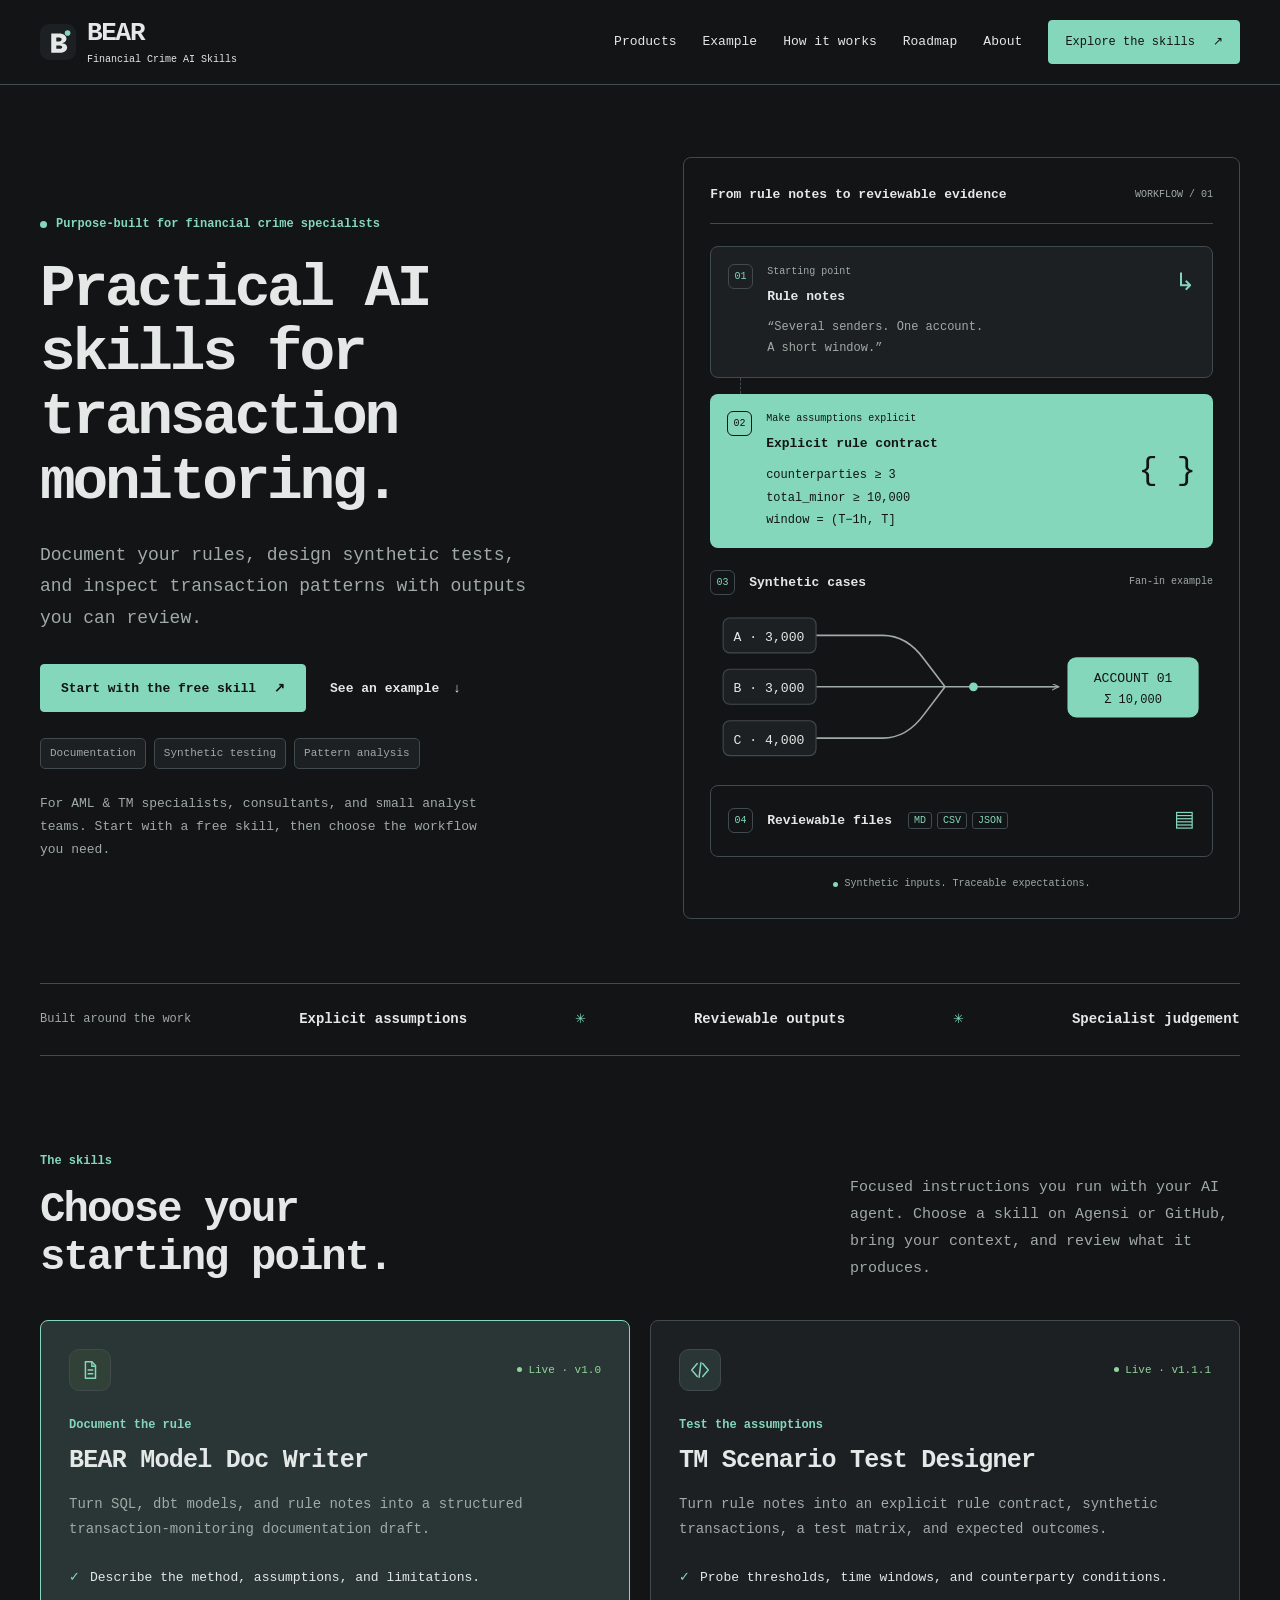
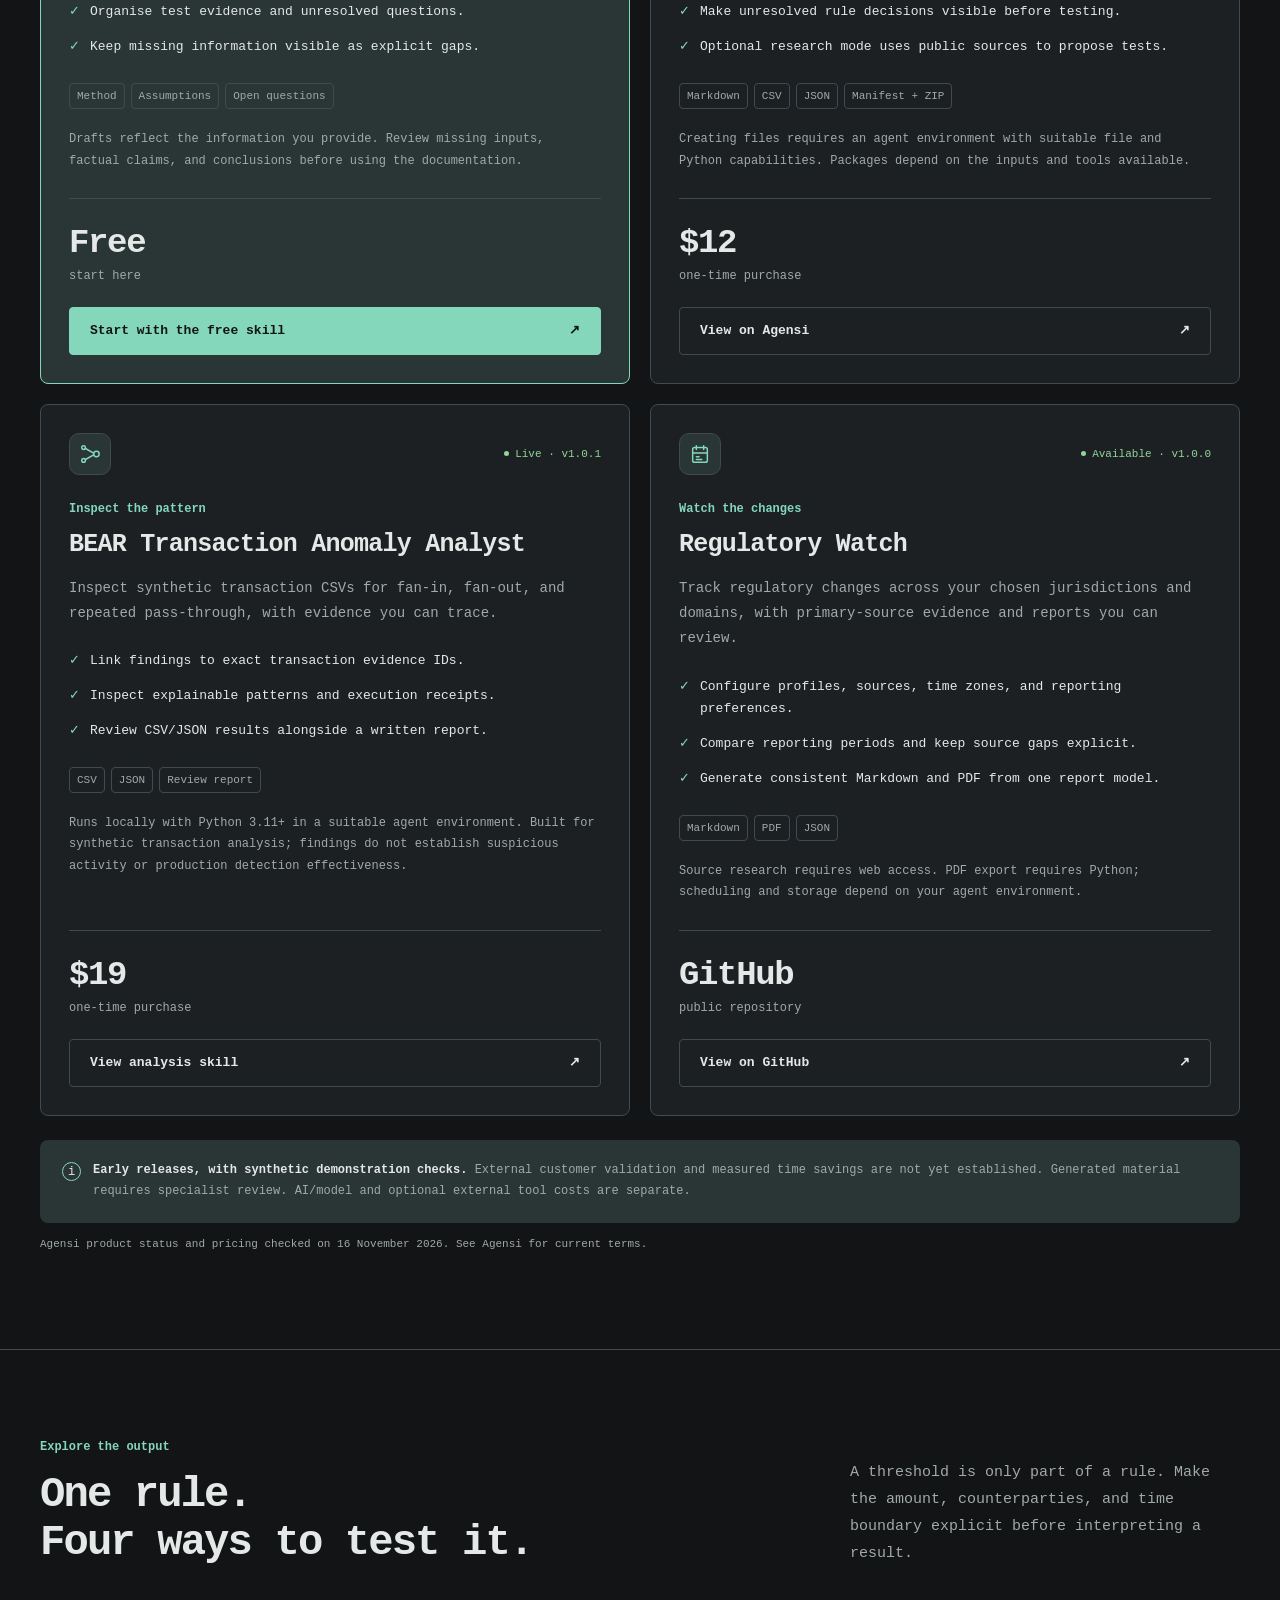
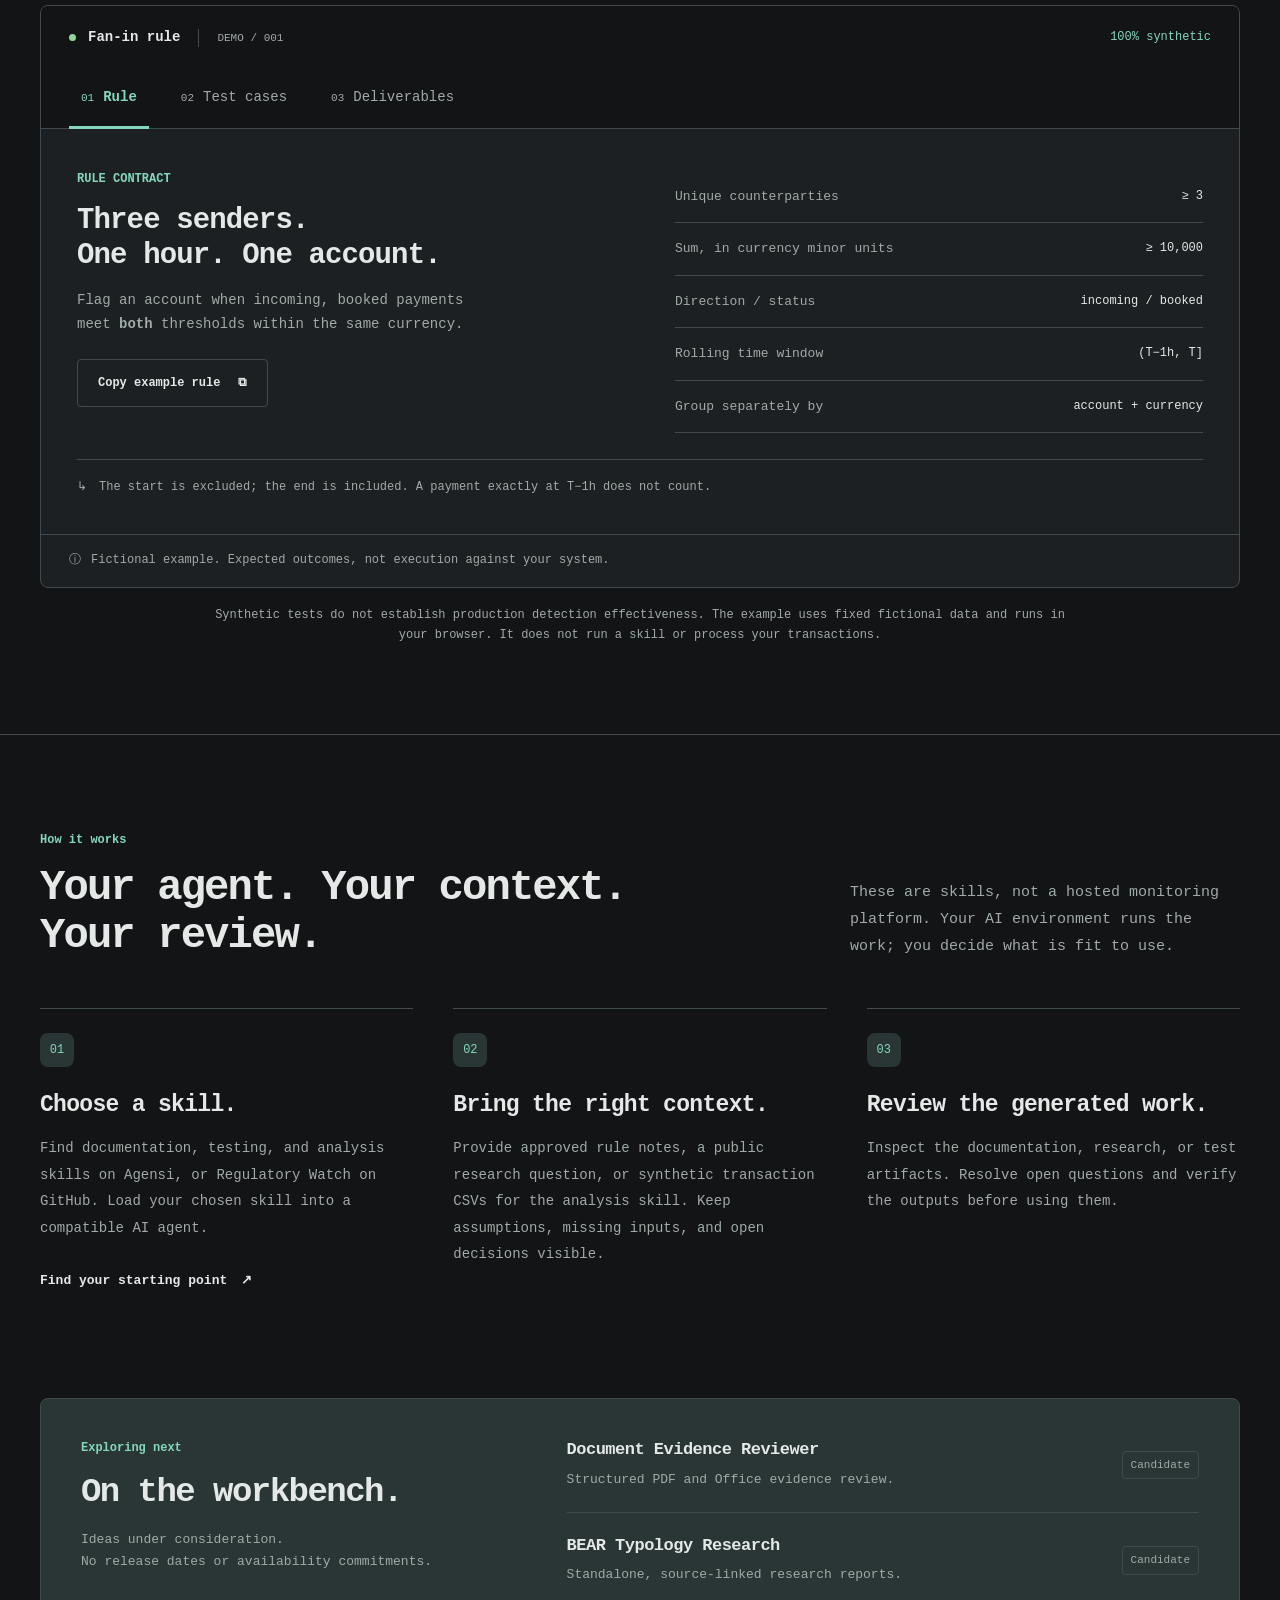
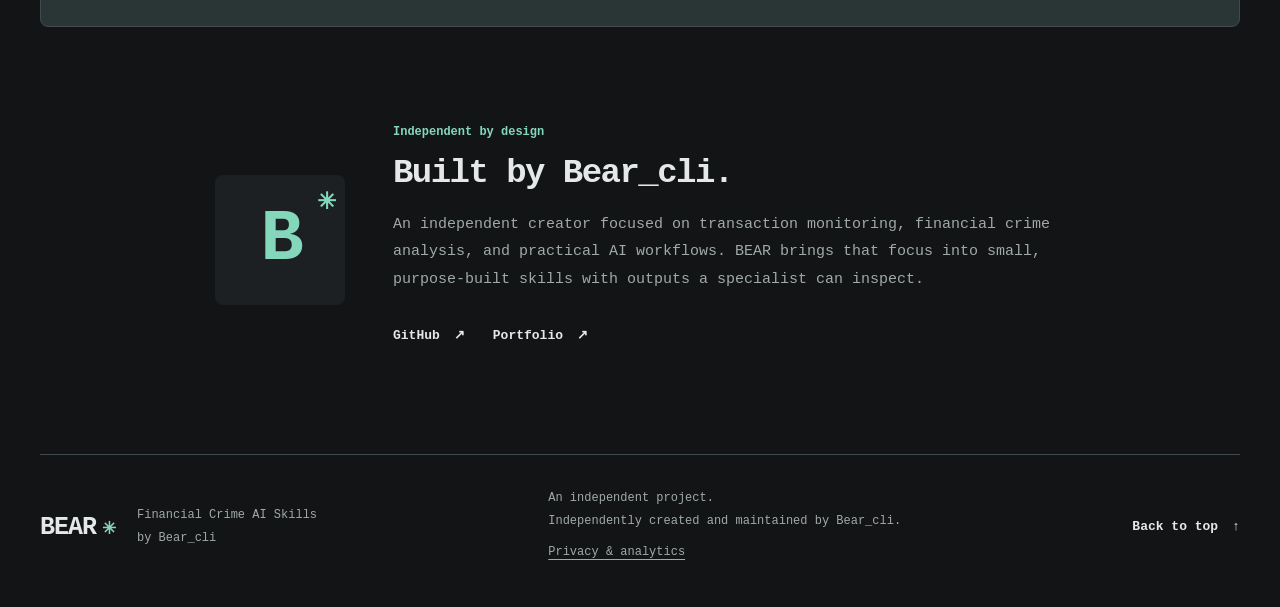
<file: index.html>
<!doctype html>
<html lang="en" data-theme="graphite-mint">
<head>
  <meta charset="utf-8">
  <meta name="viewport" content="width=device-width, initial-scale=1">
  <meta name="theme-color" content="#121416">
  <title>BEAR — Financial Crime AI Skills by Bear_cli</title>
  <meta name="description" content="Practical AI skills for transaction monitoring. Document your rules, design synthetic tests, and inspect transaction patterns with outputs you can review. Explore BEAR on Agensi.">
  <meta property="og:title" content="BEAR — Financial Crime AI Skills">
  <meta property="og:description" content="Practical AI skills for transaction monitoring. Clear rule contracts, synthetic test cases, and reviewable documentation.">
  <meta property="og:type" content="website">
  <meta property="og:url" content="https://overjoyde.github.io/">
  <meta property="og:image" content="https://overjoyde.github.io/social-preview.png">
  <meta property="og:image:width" content="1200">
  <meta property="og:image:height" content="630">
  <meta property="og:image:alt" content="BEAR: document a rule, test a scenario, inspect synthetic transaction flows. AI skills by Bear_cli.">
  <meta name="twitter:card" content="summary_large_image">
  <meta name="referrer" content="strict-origin-when-cross-origin">
  <link rel="canonical" href="https://overjoyde.github.io/">
  <link rel="icon" href="./favicon.svg" type="image/svg+xml">
  <link rel="stylesheet" href="./styles.7106ad6f2fd3.css">
  <script type="module" src="./app.js"></script>
</head>
<body>
  <a class="skip-link" href="#main">Skip to content</a>
  <header class="site-header">
    <div class="container nav-row">
      <a class="brand" href="#" aria-label="BEAR, home"><img src="./favicon.svg" width="36" height="36" alt=""><span>BEAR<span class="brand-sub">Financial Crime AI Skills</span></span></a>
      <button class="menu-toggle" aria-expanded="false" aria-controls="navigation"><span>Menu</span><span class="menu-lines" aria-hidden="true"></span></button>
      <nav id="navigation" aria-label="Main navigation">
        <a href="#products">Products</a><a href="#example">Example</a><a href="#how-it-works">How it works</a><a href="#roadmap">Roadmap</a><a href="#about">About</a>
        <a class="button nav-cta" href="#products">Explore the skills <span aria-hidden="true">↗</span></a>
      </nav>
    </div>
  </header>
  <main id="main">
    <section class="hero container" aria-labelledby="hero-title">
      <div class="hero-copy">
        <p class="eyebrow"><span class="status-dot"></span> Purpose-built for financial crime specialists</p>
        <h1 id="hero-title">Practical AI skills for transaction monitoring.</h1>
        <p class="hero-description">Document your rules, design synthetic tests, and inspect transaction patterns with outputs you can review.</p>
        <div class="hero-actions"><a class="button primary" data-goatcounter-click="agensi-bear-model-doc-writer" href="https://agensi.io/skills/bear-model-doc-writer?utm_source=bear_website&amp;utm_medium=referral&amp;utm_campaign=bear_launch&amp;utm_content=hero" target="_blank" rel="noopener noreferrer">Start with the free skill <span aria-hidden="true">↗</span><span class="sr-only"> (opens in a new tab)</span></a><a class="text-link" href="#example">See an example <span aria-hidden="true">↓</span></a></div>
        <div class="hero-domains" aria-label="Skill workflows"><span>Documentation</span><span>Synthetic testing</span><span>Pattern analysis</span></div>
        <p class="hero-byline">For AML &amp; TM specialists, consultants, and small analyst teams. Start with a free skill, then choose the workflow you need.</p>
      </div>
      <div class="hero-visual" role="img" aria-label="Workflow from rule notes to an explicit rule contract, synthetic cases, and reviewable files. Three counterparties send payments of 3,000, 3,000 and 4,000 to one account.">
        <div class="visual-topline"><span class="mono">From rule notes to reviewable evidence</span><span class="visual-index">WORKFLOW / 01</span></div>
        <div class="note-slip"><span class="stage-no">01</span><div><span class="micro-label">Starting point</span><strong>Rule notes</strong><p>“Several senders. One account.<br>A short window.”</p></div><span class="note-mark" aria-hidden="true">↳</span></div>
        <div class="vertical-connector" aria-hidden="true"></div>
        <div class="contract-slip"><span class="stage-no">02</span><div><span class="micro-label">Make assumptions explicit</span><strong>Explicit rule contract</strong><code>counterparties ≥ 3<br>total_minor ≥ 10,000<br>window = (T−1h, T]</code></div><span class="contract-mark" aria-hidden="true">{ }</span></div>
        <div class="flow-stage"><div class="flow-label"><span class="stage-no">03</span><strong>Synthetic cases</strong><span class="micro-label">Fan-in example</span></div>
          <svg class="flow-svg" viewBox="0 0 460 146" aria-hidden="true">
            <defs><marker id="flow-arrow" markerWidth="7" markerHeight="7" refX="6" refY="3" orient="auto"><path d="m0 0 6 3-6 3" fill="none" stroke="var(--muted)"/></marker></defs>
            <path class="flow-path" d="M97 26H158Q180 26 196 48L215 73H319M97 73H319M97 120H158Q180 120 196 98L215 73" fill="none" stroke="var(--muted)" stroke-width="1.5"/>
            <path d="M265 73H319" fill="none" stroke="var(--muted)" marker-end="url(#flow-arrow)"/>
            <g fill="var(--surface)" stroke="var(--line)"><rect x="12" y="10" width="85" height="32" rx="6"/><rect x="12" y="57" width="85" height="32" rx="6"/><rect x="12" y="104" width="85" height="32" rx="6"/></g>
            <g fill="var(--ink)" font-family="monospace" font-size="12" text-anchor="middle"><text x="54" y="31">A · 3,000</text><text x="54" y="78">B · 3,000</text><text x="54" y="125">C · 4,000</text></g>
            <circle class="flow-pulse" cx="241" cy="73" r="4" fill="var(--teal)"/>
            <rect x="327" y="46" width="120" height="55" rx="8" fill="var(--teal)"/><text x="387" y="69" text-anchor="middle" fill="var(--paper)" font-family="monospace" font-size="12">ACCOUNT 01</text><text x="387" y="88" text-anchor="middle" fill="var(--paper)" font-family="monospace" font-size="11">Σ 10,000</text>
          </svg>
        </div>
        <div class="files-slip"><span class="stage-no">04</span><div><strong>Reviewable files</strong><div class="file-types"><span>MD</span><span>CSV</span><span>JSON</span></div></div><span class="file-stack" aria-hidden="true">▤</span></div>
        <div class="visual-bottomline"><span class="tiny-dot"></span> Synthetic inputs. Traceable expectations.</div>
      </div>
    </section>
    <div class="principles container"><span>Built around the work</span><p>Explicit assumptions</p><span aria-hidden="true">✳</span><p>Reviewable outputs</p><span aria-hidden="true">✳</span><p>Specialist judgement</p></div>
    <section class="section container" id="products" aria-labelledby="products-title">
      <div class="section-heading"><div><p class="eyebrow">The skills</p><h2 id="products-title">Choose your<br>starting point.</h2></div><p>Focused instructions you run with your AI agent. Choose a skill on Agensi or GitHub, bring your context, and review what it produces.</p></div>
      <div class="products-grid" id="product-cards">
  <article class="product-card featured" id="bear-model-doc-writer">
    <div class="product-top"><span class="product-icon" aria-hidden="true"><svg viewBox="0 0 24 24" fill="none" stroke="currentColor" stroke-width="1.6" stroke-linecap="round" stroke-linejoin="round"><path d="M7 3h7l4 4v14H7z"/><path d="M14 3v5h4M10 12h5M10 16h5"/></svg></span><span class="product-label">Live · v1.0</span></div>
    <p class="product-purpose">Document the rule</p><h3>BEAR Model Doc Writer</h3><p class="product-intro">Turn SQL, dbt models, and rule notes into a structured transaction-monitoring documentation draft.</p>
    <ul><li>Describe the method, assumptions, and limitations.</li><li>Organise test evidence and unresolved questions.</li><li>Keep missing information visible as explicit gaps.</li></ul>
    <div class="product-formats"><span>Method</span><span>Assumptions</span><span>Open questions</span></div>
    <p class="product-limit">Drafts reflect the information you provide. Review missing inputs, factual claims, and conclusions before using the documentation.</p>
    <div class="product-bottom"><div><span class="price">Free</span><span class="price-label">start here</span></div><a class="button" data-goatcounter-click="agensi-bear-model-doc-writer" href="https://agensi.io/skills/bear-model-doc-writer?utm_source=bear_website&amp;utm_medium=referral&amp;utm_campaign=bear_launch&amp;utm_content=product_bear-model-doc-writer" target="_blank" rel="noopener noreferrer">Start with the free skill <span aria-hidden="true">↗</span><span class="sr-only"> (opens in a new tab)</span></a></div>
  </article>
  <article class="product-card" id="tm-scenario-test-designer">
    <div class="product-top"><span class="product-icon" aria-hidden="true"><svg viewBox="0 0 24 24" fill="none" stroke="currentColor" stroke-width="1.6" stroke-linecap="round" stroke-linejoin="round"><path d="m9 5-6 7 6 7m6-14 6 7-6 7m-2-15-2 16"/></svg></span><span class="product-label">Live · v1.1.1</span></div>
    <p class="product-purpose">Test the assumptions</p><h3>TM Scenario Test Designer</h3><p class="product-intro">Turn rule notes into an explicit rule contract, synthetic transactions, a test matrix, and expected outcomes.</p>
    <ul><li>Probe thresholds, time windows, and counterparty conditions.</li><li>Make unresolved rule decisions visible before testing.</li><li>Optional research mode uses public sources to propose tests.</li></ul>
    <div class="product-formats"><span>Markdown</span><span>CSV</span><span>JSON</span><span>Manifest + ZIP</span></div>
    <p class="product-limit">Creating files requires an agent environment with suitable file and Python capabilities. Packages depend on the inputs and tools available.</p>
    <div class="product-bottom"><div><span class="price">$12</span><span class="price-label">one-time purchase</span></div><a class="button" data-goatcounter-click="agensi-tm-scenario-test-designer" href="https://agensi.io/skills/tm-scenario-test-designer?utm_source=bear_website&amp;utm_medium=referral&amp;utm_campaign=bear_launch&amp;utm_content=product_tm-scenario-test-designer" target="_blank" rel="noopener noreferrer">View on Agensi <span aria-hidden="true">↗</span><span class="sr-only"> (opens in a new tab)</span></a></div>
  </article>
  <article class="product-card" id="bear-transaction-anomaly-analyst">
    <div class="product-top"><span class="product-icon" aria-hidden="true"><svg viewBox="0 0 24 24" fill="none" stroke="currentColor" stroke-width="1.6" stroke-linecap="round" stroke-linejoin="round"><circle cx="5" cy="5" r="2"/><circle cx="5" cy="19" r="2"/><circle cx="19" cy="12" r="3"/><path d="m7 6 9 5m-9 7 9-5"/></svg></span><span class="product-label">Live · v1.0.1</span></div>
    <p class="product-purpose">Inspect the pattern</p><h3>BEAR Transaction Anomaly Analyst</h3><p class="product-intro">Inspect synthetic transaction CSVs for fan-in, fan-out, and repeated pass-through, with evidence you can trace.</p>
    <ul><li>Link findings to exact transaction evidence IDs.</li><li>Inspect explainable patterns and execution receipts.</li><li>Review CSV/JSON results alongside a written report.</li></ul>
    <div class="product-formats"><span>CSV</span><span>JSON</span><span>Review report</span></div>
    <p class="product-limit">Runs locally with Python 3.11+ in a suitable agent environment. Built for synthetic transaction analysis; findings do not establish suspicious activity or production detection effectiveness.</p>
    <div class="product-bottom"><div><span class="price">$19</span><span class="price-label">one-time purchase</span></div><a class="button" data-goatcounter-click="agensi-bear-transaction-anomaly-analyst" href="https://agensi.io/skills/bear-transaction-anomaly-analyst?utm_source=bear_website&amp;utm_medium=referral&amp;utm_campaign=bear_launch&amp;utm_content=product_bear-transaction-anomaly-analyst" target="_blank" rel="noopener noreferrer">View analysis skill <span aria-hidden="true">↗</span><span class="sr-only"> (opens in a new tab)</span></a></div>
  </article>
  <article class="product-card" id="regulatory-watch">
    <div class="product-top"><span class="product-icon" aria-hidden="true"><svg viewBox="0 0 24 24" fill="none" stroke="currentColor" stroke-width="1.6" stroke-linecap="round" stroke-linejoin="round"><rect x="4" y="5" width="16" height="16" rx="2"/><path d="M8 3v4m8-4v4M4 11h16m-12 4h3m-3 3h6"/></svg></span><span class="product-label">Available · v1.0.0</span></div>
    <p class="product-purpose">Watch the changes</p><h3>Regulatory Watch</h3><p class="product-intro">Track regulatory changes across your chosen jurisdictions and domains, with primary-source evidence and reports you can review.</p>
    <ul><li>Configure profiles, sources, time zones, and reporting preferences.</li><li>Compare reporting periods and keep source gaps explicit.</li><li>Generate consistent Markdown and PDF from one report model.</li></ul>
    <div class="product-formats"><span>Markdown</span><span>PDF</span><span>JSON</span></div>
    <p class="product-limit">Source research requires web access. PDF export requires Python; scheduling and storage depend on your agent environment.</p>
    <div class="product-bottom"><div><span class="price">GitHub</span><span class="price-label">public repository</span></div><a class="button" data-goatcounter-click="github-regulatory-watch" href="https://github.com/overjoyde/regulatory-watch" target="_blank" rel="noopener noreferrer">View on GitHub <span aria-hidden="true">↗</span><span class="sr-only"> (opens in a new tab)</span></a></div>
  </article></div>
      <noscript><p>Explore <a href="https://agensi.io/skills/tm-scenario-test-designer">TM Scenario Test Designer</a>, <a href="https://agensi.io/skills/bear-model-doc-writer">BEAR Model Doc Writer</a> and <a href="https://agensi.io/skills/bear-transaction-anomaly-analyst">BEAR Transaction Anomaly Analyst</a> on Agensi, or <a href="https://github.com/overjoyde/regulatory-watch">Regulatory Watch on GitHub</a>. Enable JavaScript for the interactive demonstration.</p></noscript>
      <div class="evidence-note"><span class="evidence-icon" aria-hidden="true">i</span><p><strong>Early releases, with synthetic demonstration checks.</strong> External customer validation and measured time savings are not yet established. Generated material requires specialist review. AI/model and optional external tool costs are separate.</p></div>
      <p class="verified-date">Agensi product status and pricing checked on <time datetime="2026-11-16">16 November 2026</time>. See Agensi for current terms.</p>
    </section>
    <section class="example-section" id="example" aria-labelledby="example-title">
      <div class="container">
        <div class="section-heading"><div><p class="eyebrow">Explore the output</p><h2 id="example-title">One rule.<br>Four ways to test it.</h2></div><p>A threshold is only part of a rule. Make the amount, counterparties, and time boundary explicit before interpreting a result.</p></div>
        <div class="example-workbench">
          <div class="workbench-header"><div><span class="status-dot"></span><strong>Fan-in rule</strong><span class="mono workbench-id">DEMO / 001</span></div><span class="synthetic-label">100% synthetic</span></div>
          <div class="tablist" role="tablist" aria-label="Example views"><button role="tab" id="tab-rule" aria-controls="panel-rule" aria-selected="true" data-tab="rule"><span>01</span> Rule</button><button role="tab" data-goatcounter-click="example-test-cases" id="tab-cases" aria-controls="panel-cases" aria-selected="false" tabindex="-1" data-tab="cases"><span>02</span> Test cases</button><button role="tab" data-goatcounter-click="example-deliverables" id="tab-files" aria-controls="panel-files" aria-selected="false" tabindex="-1" data-tab="files"><span>03</span> Deliverables</button></div>
          <div class="tab-panel" id="panel-rule" role="tabpanel" aria-labelledby="tab-rule" tabindex="0">
            <div class="rule-details"><div><span class="micro-label">RULE CONTRACT</span><h3>Three senders.<br>One hour. One account.</h3><p>Flag an account when incoming, booked payments meet <strong>both</strong> thresholds within the same currency.</p><button class="button outline" data-goatcounter-click="example-copy-rule-click" id="copy-rule">Copy example rule <span aria-hidden="true">⧉</span></button><span id="copy-status" role="status" class="copy-status"></span></div><dl class="rule-spec"><div><dt>Unique counterparties</dt><dd>≥ 3</dd></div><div><dt>Sum, in currency minor units</dt><dd>≥ 10,000</dd></div><div><dt>Direction / status</dt><dd>incoming / booked</dd></div><div><dt>Rolling time window</dt><dd>(T−1h, T]</dd></div><div><dt>Group separately by</dt><dd>account + currency</dd></div></dl></div>
            <div class="boundary-note"><span aria-hidden="true">↳</span> The start is excluded; the end is included. A payment exactly at T−1h does not count.</div>
          </div>
          <div class="tab-panel" id="panel-cases" role="tabpanel" aria-labelledby="tab-cases" tabindex="0" hidden><div class="panel-intro"><div><span class="micro-label">CHANGE ONE CONDITION</span><h3>Inspect the expected outcome.</h3></div><p>Each case starts from the same fictional account and currency. Select a case to see the difference.</p></div><div class="case-picker" role="group" aria-label="Select a test case"></div><div id="case-detail" aria-live="polite"></div></div>
          <div class="tab-panel" id="panel-files" role="tabpanel" aria-labelledby="tab-files" tabindex="0" hidden><div class="panel-intro"><div><span class="micro-label">A REVIEWABLE HANDOFF</span><h3>Open the example files.</h3></div><p>Illustrative file previews for this demonstration. Actual packages depend on the chosen skill and agent environment.</p></div><div class="file-browser"><div class="file-list" role="group" aria-label="Choose a file preview"></div><div class="file-preview"><div><span id="preview-filename" class="mono"></span><a class="download-example" id="download-example" href="./examples/rule-contract.md" download="rule-contract.md" data-goatcounter-click="example-download-rule-contract.md">Download example ↓</a></div><pre id="preview-content" tabindex="0"></pre></div></div></div>
          <div class="example-disclaimer"><span aria-hidden="true">ⓘ</span> Fictional example. Expected outcomes, not execution against your system.</div>
        </div>
        <p class="example-footnote">Synthetic tests do not establish production detection effectiveness. The example uses fixed fictional data and runs in your browser. It does not run a skill or process your transactions.</p>
      </div>
    </section>
    <section class="section container" id="how-it-works" aria-labelledby="how-title">
      <div class="section-heading"><div><p class="eyebrow">How it works</p><h2 id="how-title">Your agent. Your context.<br>Your review.</h2></div><p>These are skills, not a hosted monitoring platform. Your AI environment runs the work; you decide what is fit to use.</p></div>
      <div class="steps"><article><span class="step-number">01</span><h3>Choose a skill.</h3><p>Find documentation, testing, and analysis skills on Agensi, or Regulatory Watch on GitHub. Load your chosen skill into a compatible AI agent.</p><a class="text-link" href="#products">Find your starting point <span aria-hidden="true">↗</span></a></article><article><span class="step-number">02</span><h3>Bring the right context.</h3><p>Provide approved rule notes, a public research question, or synthetic transaction CSVs for the analysis skill. Keep assumptions, missing inputs, and open decisions visible.</p></article><article><span class="step-number">03</span><h3>Review the generated work.</h3><p>Inspect the documentation, research, or test artifacts. Resolve open questions and verify the outputs before using them.</p></article></div>
    </section>
    <section class="roadmap-section container" id="roadmap" aria-labelledby="roadmap-title"><div class="roadmap-heading"><p class="eyebrow">Exploring next</p><h2 id="roadmap-title">On the workbench.</h2><p>Ideas under consideration.<br>No release dates or availability commitments.</p></div><div class="roadmap-list"><article><div><h3>Document Evidence Reviewer</h3><p>Structured PDF and Office evidence review.</p></div><span class="candidate-label">Candidate</span></article><article><div><h3>BEAR Typology Research</h3><p>Standalone, source-linked research reports.</p></div><span class="candidate-label">Candidate</span></article></div></section>
    <section class="about-section container" id="about" aria-labelledby="about-title"><div class="about-mark" aria-hidden="true">B<span>✳</span></div><div><p class="eyebrow">Independent by design</p><h2 id="about-title">Built by Bear_cli.</h2><p>An independent creator focused on transaction monitoring, financial crime analysis, and practical AI workflows. BEAR brings that focus into small, purpose-built skills with outputs a specialist can inspect.</p><div class="about-links"><a class="text-link" href="https://github.com/overjoyde" target="_blank" rel="noopener noreferrer">GitHub <span aria-hidden="true">↗</span><span class="sr-only"> (opens in a new tab)</span></a><a class="text-link" href="https://overjoyde.github.io/portfolio/" target="_blank" rel="noopener noreferrer">Portfolio <span aria-hidden="true">↗</span><span class="sr-only"> (opens in a new tab)</span></a></div></div></section>
  </main>
  <footer class="container"><div><a class="footer-brand" href="#">BEAR<span aria-hidden="true">✳</span></a><p>Financial Crime AI Skills<br>by Bear_cli</p></div><p>An independent project.<br>Independently created and maintained by Bear_cli.<br><a class="privacy-link" href="./privacy.html">Privacy &amp; analytics</a></p><a class="text-link" href="#">Back to top <span aria-hidden="true">↑</span></a></footer>
</body>
</html>
</file>
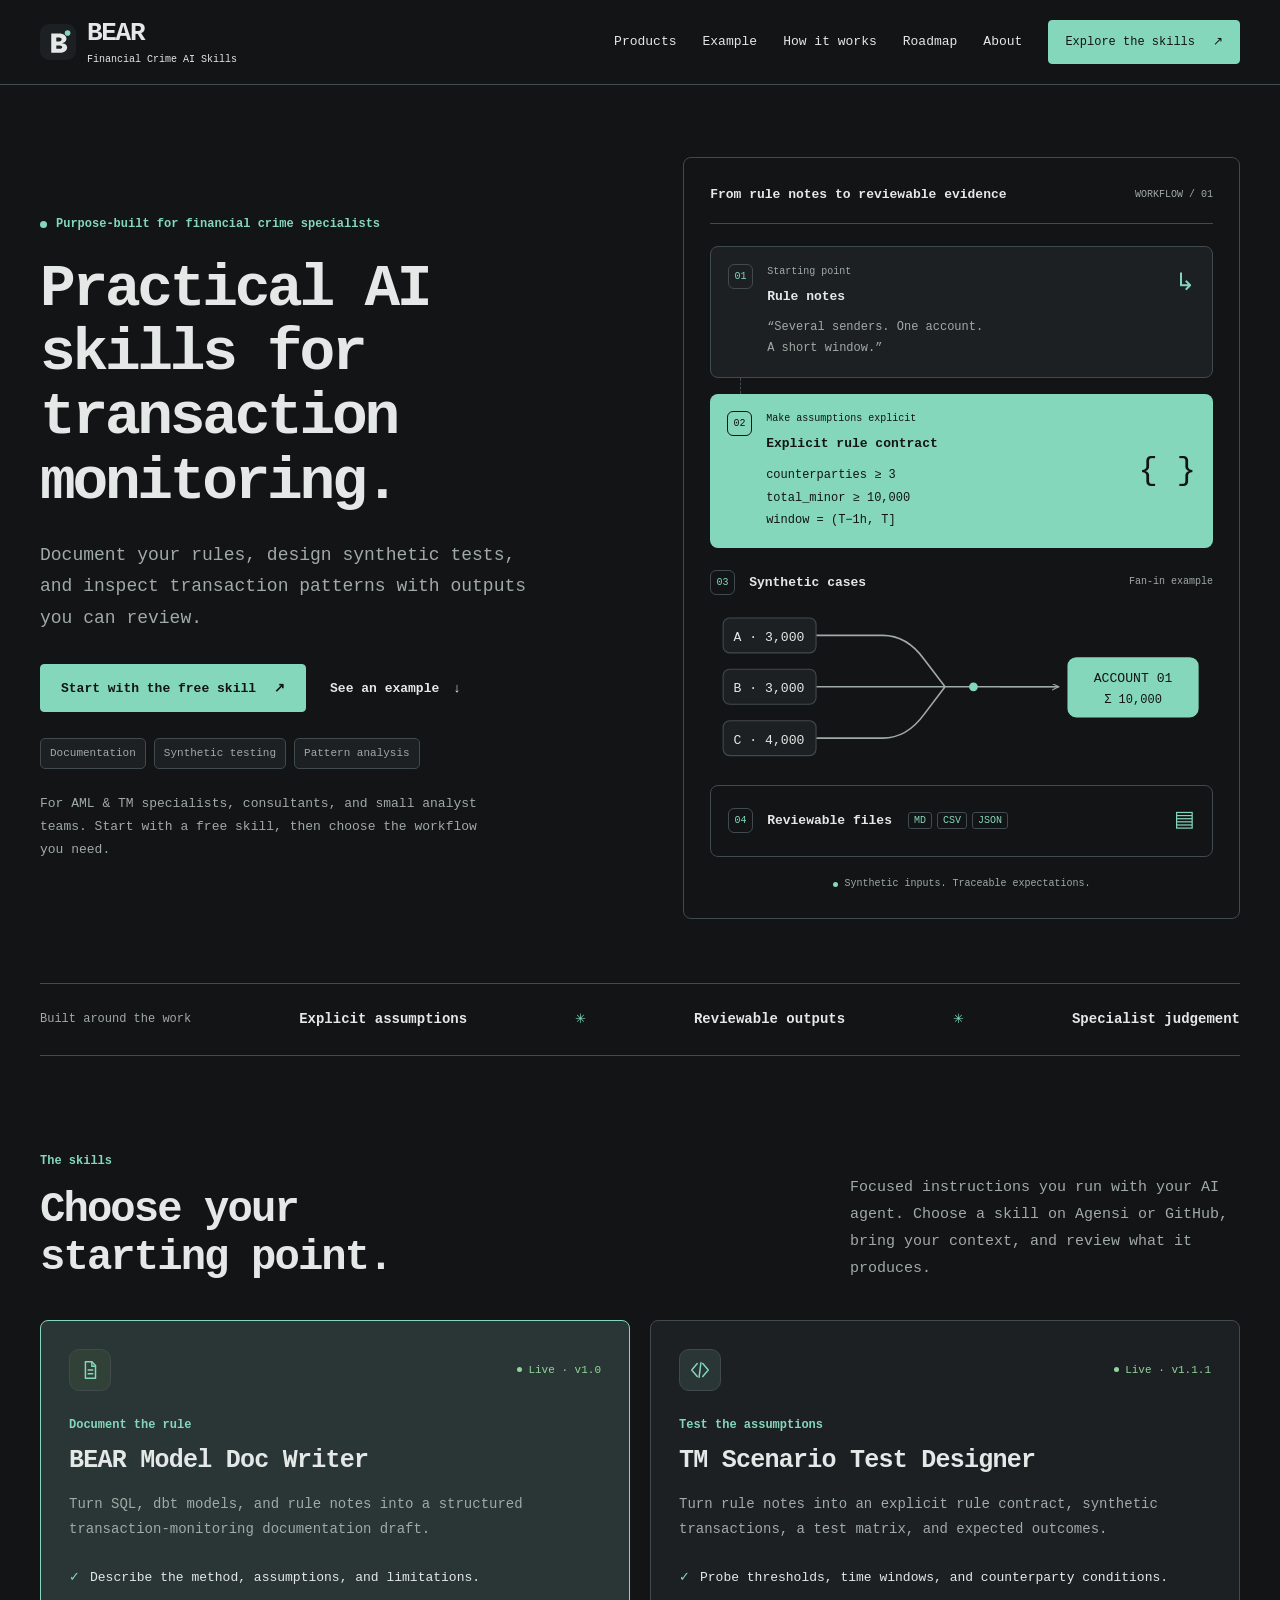
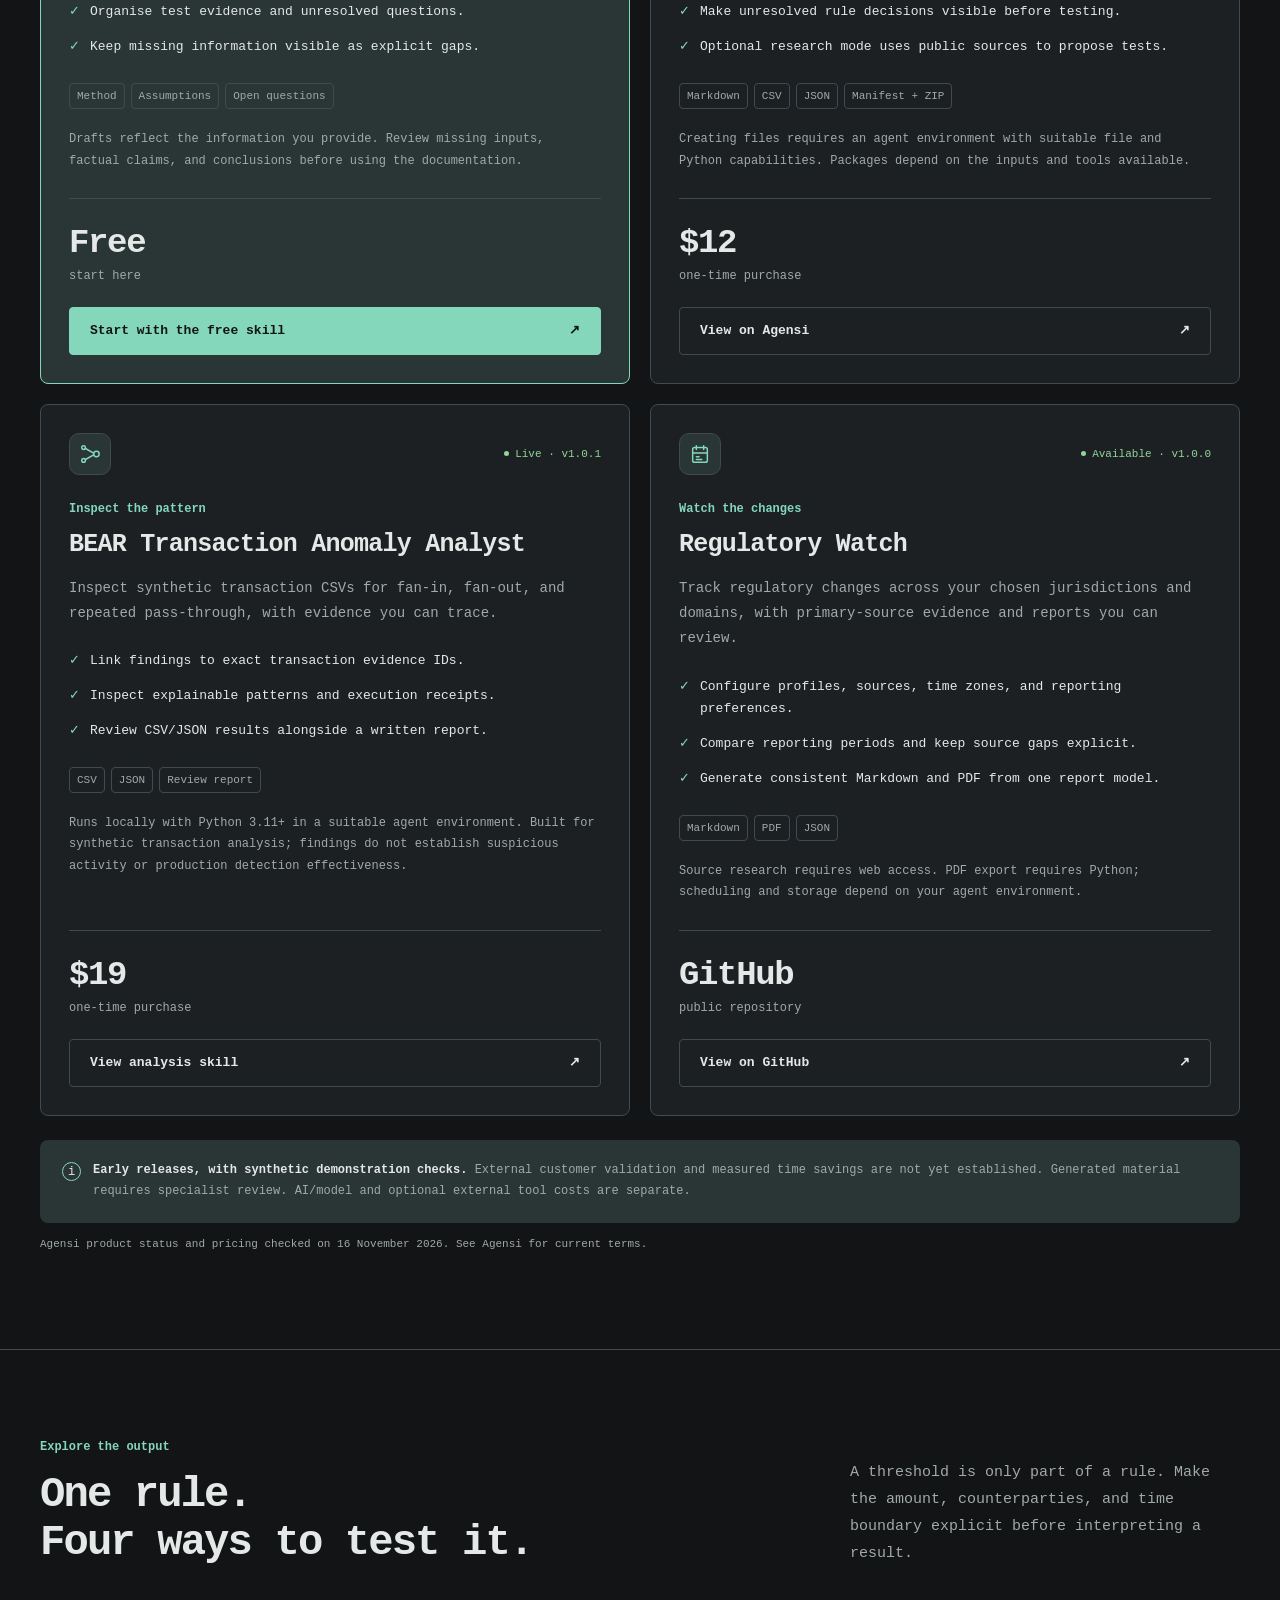
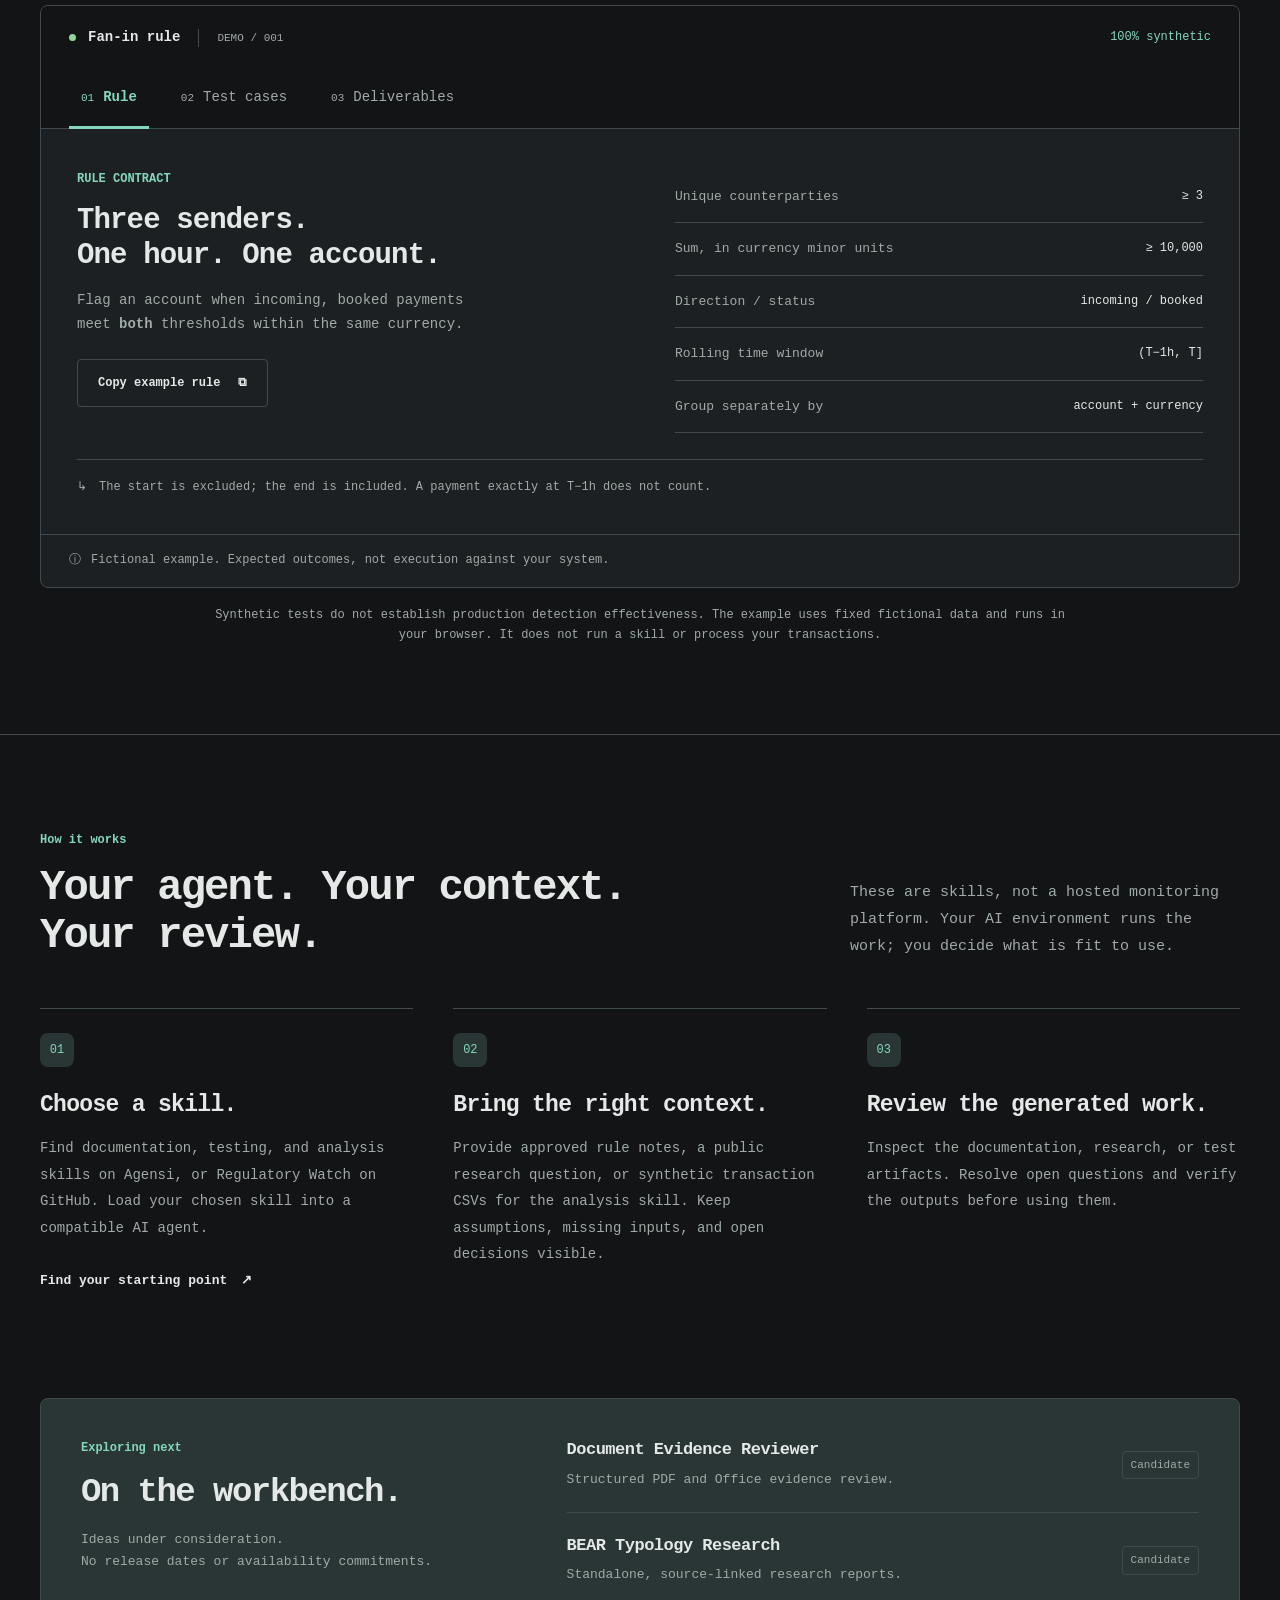
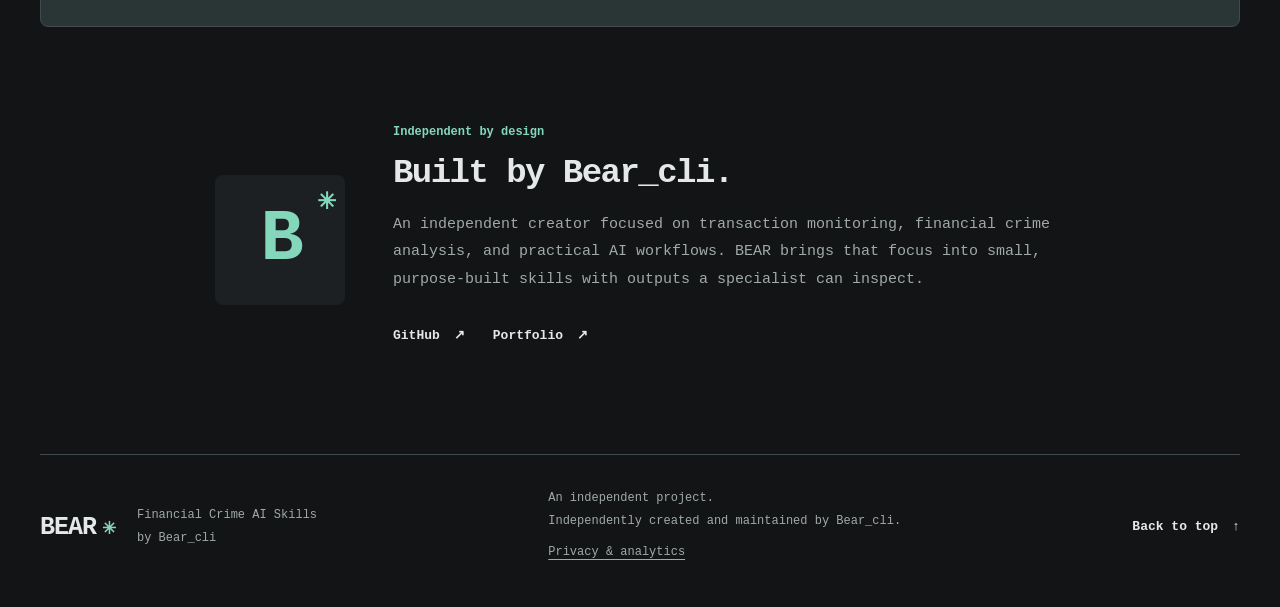
<file: bear/index.html>
<!doctype html>
<html lang="en"><head><meta charset="utf-8"><meta name="viewport" content="width=device-width,initial-scale=1">
<title>BEAR — moved to the homepage</title><meta name="theme-color" content="#121416">
<link rel="canonical" href="https://overjoyde.github.io/">
<style>:root{color-scheme:dark}body{background:#121416;color:#E4E8E6;font:16px/1.8 monospace;padding:40px}a{color:#85D7BB}</style>
<script>const target=new URL('../',location.href);target.search=location.search;target.hash=location.hash;location.replace(target.href);</script>
<meta http-equiv="refresh" content="0;url=../">
</head><body><p>BEAR has moved. <a href="../">Continue to the new address</a>.</p></body></html>
</file>
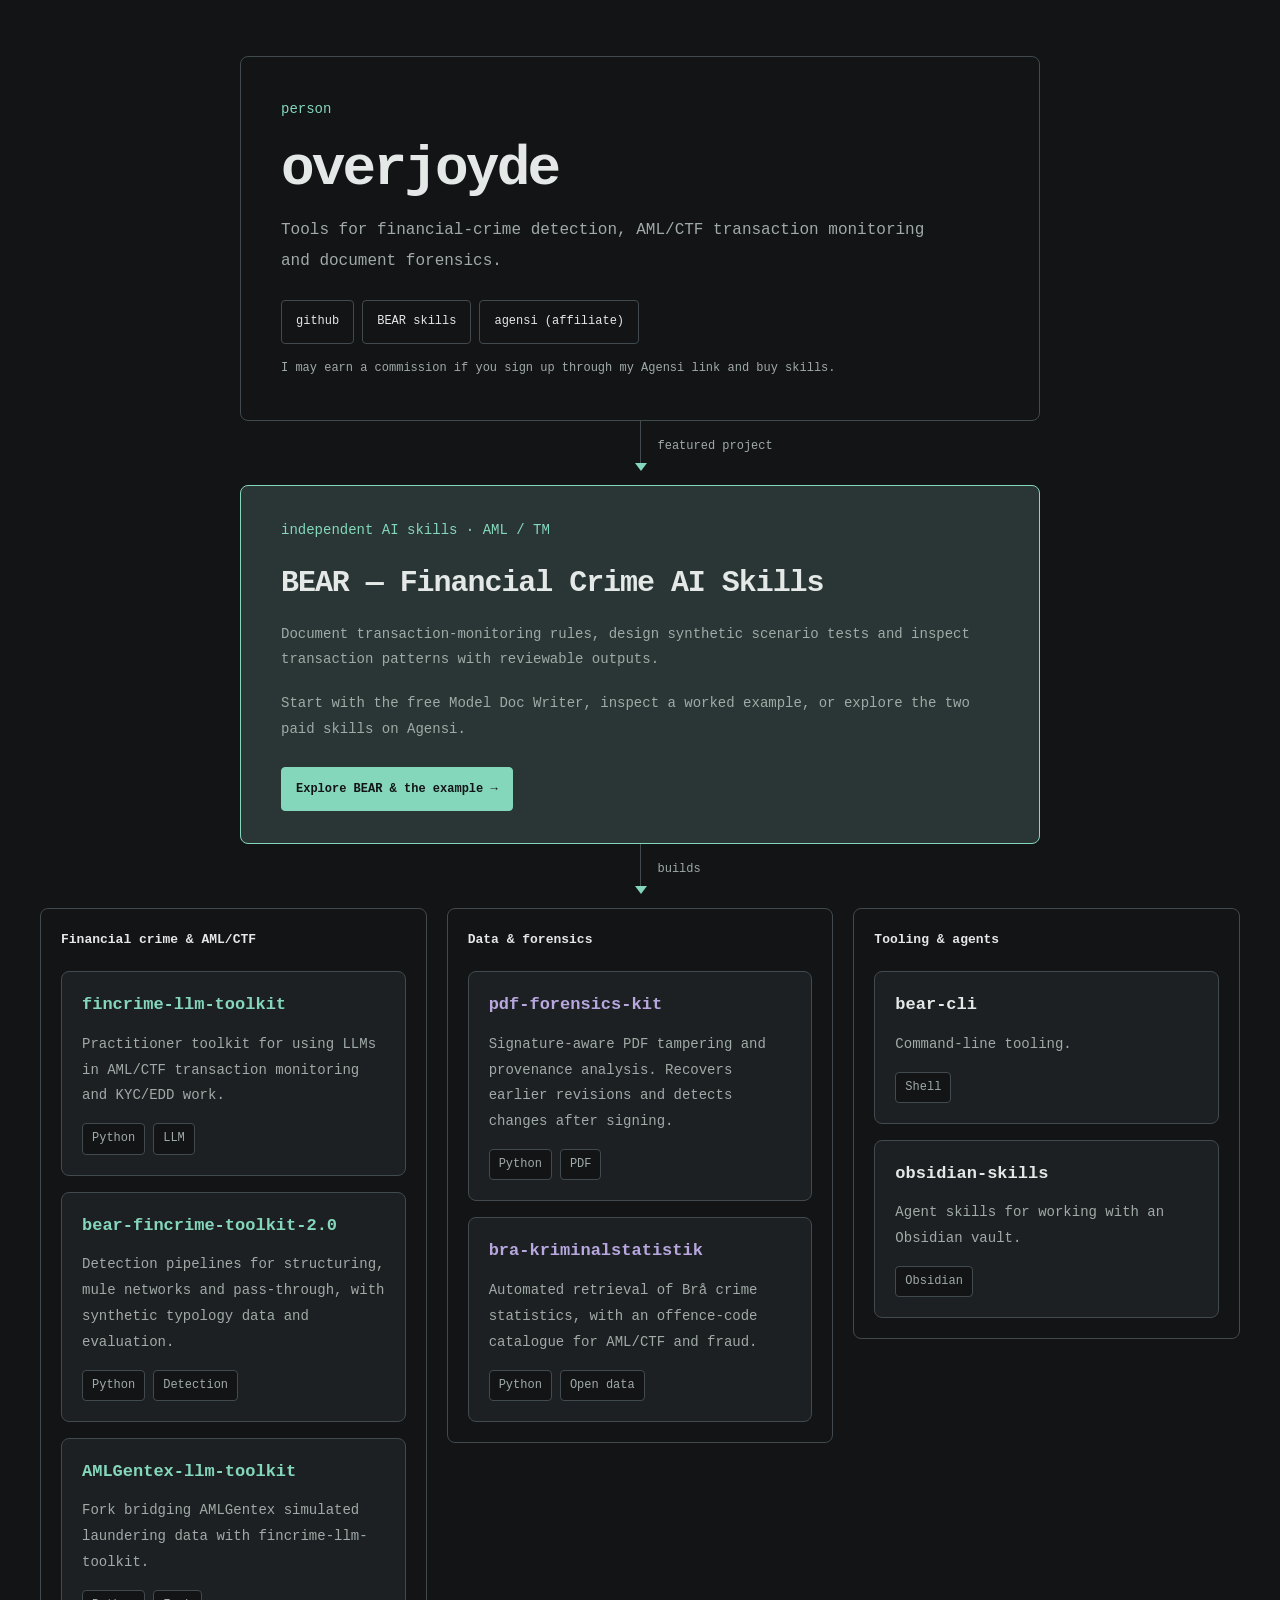
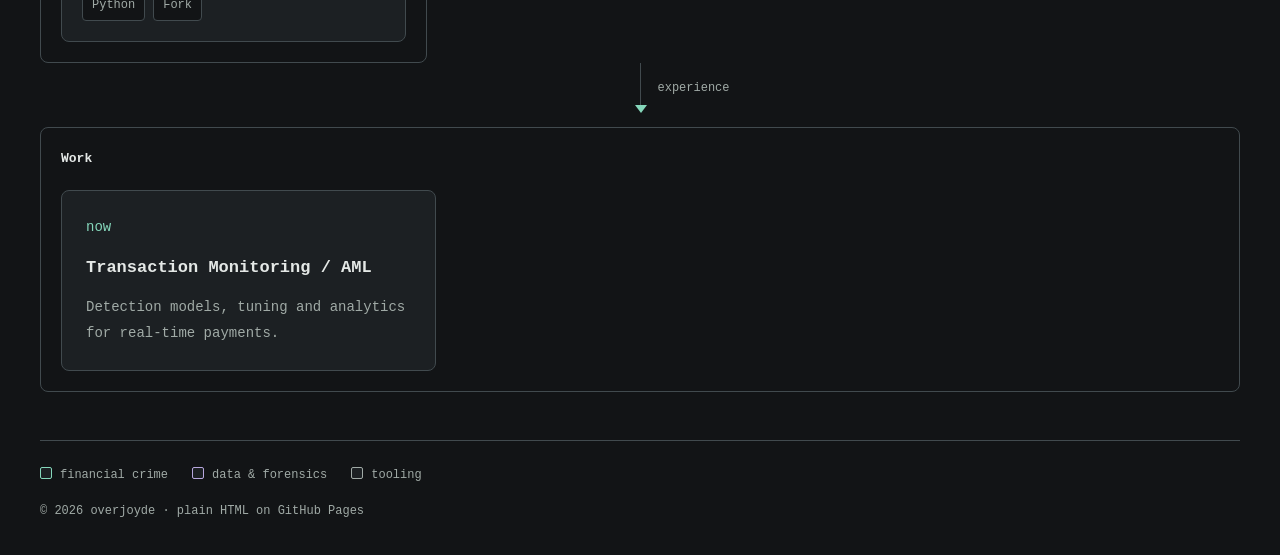
<file: portfolio/index.html>
<!doctype html>
<html lang="en" data-theme="graphite-mint">
<head>
  <meta charset="utf-8" />
  <meta name="viewport" content="width=device-width, initial-scale=1" />
  <meta name="theme-color" content="#121416" />
  <link rel="canonical" href="https://overjoyde.github.io/portfolio/" />
  <title>overjoyde — Projects &amp; work</title>
  <meta name="description" content="Projects by overjoyde: transaction monitoring, AML/CTF and document forensics. Explore TM Scenario Test Designer, an agent skill for portable synthetic test packs." />
  <link rel="stylesheet" href="./style.4ccdbb4879a1.css" />
</head>
<body>
  <main class="canvas">
    <!-- Root node -->
    <header class="node node--root">
      <p class="node__kind">person</p>
      <h1>overjoyde</h1>
      <!-- Edit your intro here -->
      <p>Tools for financial-crime detection, AML/CTF transaction monitoring and document forensics.</p>
      <nav class="node__ports">
        <a href="https://github.com/overjoyde">github</a>
        <a href="/?utm_source=portfolio&amp;utm_medium=referral&amp;utm_campaign=bear_demo_01">BEAR skills</a>
        <a href="https://www.agensi.io/r/BEARCLI" rel="sponsored">agensi (affiliate)</a>
        <!-- <a href="https://www.linkedin.com/in/your-handle">linkedin</a> -->
        <!-- <a href="mailto:you@example.com">email</a> -->
      </nav>
      <p><small>I may earn a commission if you sign up through my Agensi link and buy skills.</small></p>
    </header>

    <div class="edge" aria-hidden="true"><span>featured project</span></div>

    <section class="node node--primary featured-skill" aria-labelledby="tm-skill-title">
      <p class="node__kind">independent AI skills · AML / TM</p>
      <h2 id="tm-skill-title">BEAR — Financial Crime AI Skills</h2>
      <p>Document transaction-monitoring rules, design synthetic scenario tests and inspect transaction patterns with reviewable outputs.</p>
      <p>Start with the free Model Doc Writer, inspect a worked example, or explore the two paid skills on Agensi.</p>
      <div class="node__ports">
        <a href="/?utm_source=portfolio&amp;utm_medium=referral&amp;utm_campaign=bear_demo_01">Explore BEAR &amp; the example →</a>
      </div>
    </section>

    <div class="edge" aria-hidden="true"><span>builds</span></div>

    <!-- Project groups (rendered from projects.js) -->
    <div class="groups" id="groups"></div>

    <div class="edge" aria-hidden="true"><span>experience</span></div>

    <!-- Work -->
    <section class="boundary">
      <h2 class="boundary__label">Work</h2>
      <!-- Add roles, talks, writing, etc. -->
      <ol class="flow">
        <li class="node node--platform">
          <p class="node__kind">now</p>
          <h3>Transaction Monitoring / AML</h3>
          <p>Detection models, tuning and analytics for real-time payments.</p>
        </li>
      </ol>
    </section>

    <footer class="legend">
      <span class="key key--primary">financial crime</span>
      <span class="key key--platform">data &amp; forensics</span>
      <span class="key key--aux">tooling</span>
      <span class="legend__meta">© <span id="year"></span> overjoyde · plain HTML on GitHub Pages</span>
    </footer>
  </main>

  <script src="projects.js"></script>
  <script>
    const esc = (s) => String(s).replace(/[&<>"']/g, (c) => ({ "&": "&amp;", "<": "&lt;", ">": "&gt;", '"': "&quot;", "'": "&#39;" }[c]));
    document.getElementById("groups").innerHTML = window.GROUPS.map((g) => {
      const nodes = window.PROJECTS.filter((p) => p.group === g.id).map((p) => `
        <li class="node node--${esc(g.role)}">
          <h3><a href="${esc(p.url)}">${esc(p.name)}</a></h3>
          <p>${esc(p.description)}</p>
          <p class="node__ports">
            ${p.tags.map((t) => `<code>${esc(t)}</code>`).join("")}
            ${p.demo ? `<a href="${esc(p.demo)}">demo</a>` : ""}
          </p>
        </li>`).join("");
      return `<section class="boundary"><h2 class="boundary__label">${esc(g.label)}</h2><ul class="nodes">${nodes}</ul></section>`;
    }).join("");
    document.getElementById("year").textContent = new Date().getFullYear();
  </script>
</body>
</html>
</file>
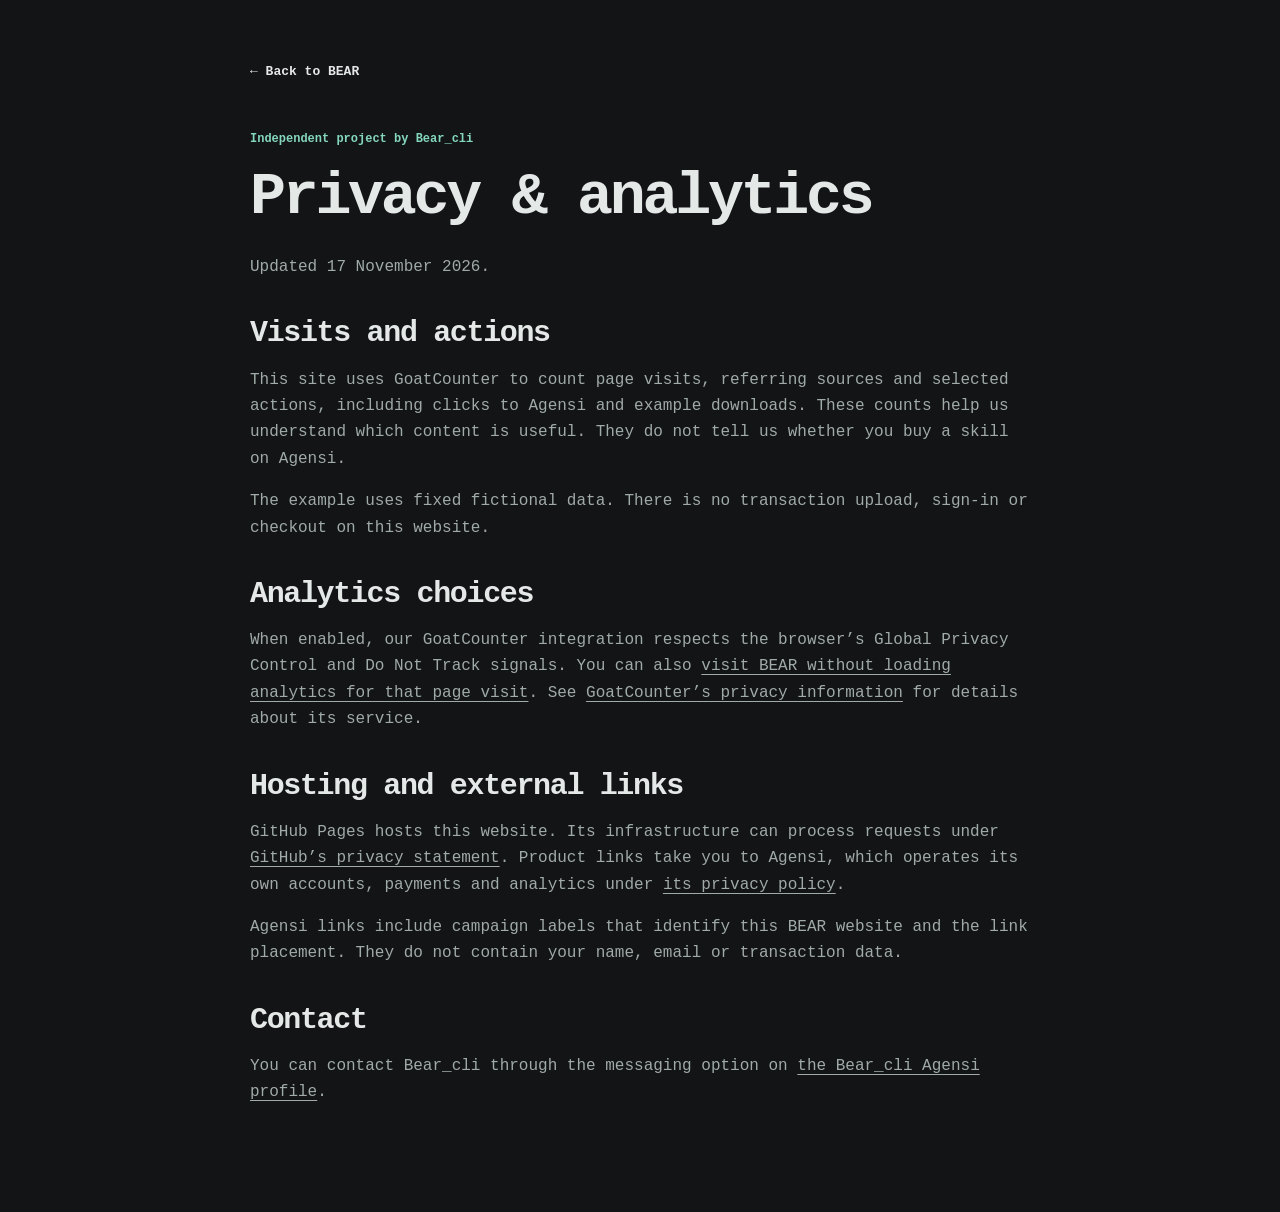
<file: privacy.html>
<!doctype html>
<html lang="en" data-theme="graphite-mint">
<head>
  <meta charset="utf-8">
  <meta name="viewport" content="width=device-width, initial-scale=1">
  <meta name="description" content="How the independent BEAR product website handles visits, analytics and links to Agensi.">
  <meta name="referrer" content="strict-origin-when-cross-origin">
  <title>Privacy &amp; analytics — BEAR</title>
  <link rel="canonical" href="https://overjoyde.github.io/privacy.html">
  <link rel="icon" href="./favicon.svg" type="image/svg+xml">
  <link rel="stylesheet" href="./styles.7106ad6f2fd3.css">
</head>
<body>
  <main class="container privacy-page">
    <a class="text-link" href="./">← Back to BEAR</a>
    <p class="eyebrow">Independent project by Bear_cli</p>
    <h1>Privacy &amp; analytics</h1>
    <p>Updated 17 November 2026.</p>
    <h2>Visits and actions</h2>
    <p>This site uses GoatCounter to count page visits, referring sources and selected actions, including clicks to Agensi and example downloads. These counts help us understand which content is useful. They do not tell us whether you buy a skill on Agensi.</p>
    <p>The example uses fixed fictional data. There is no transaction upload, sign-in or checkout on this website.</p>
    <h2>Analytics choices</h2>
    <p>When enabled, our GoatCounter integration respects the browser’s Global Privacy Control and Do Not Track signals. You can also <a href="./?analytics=off">visit BEAR without loading analytics for that page visit</a>. See <a href="https://www.goatcounter.com/privacy">GoatCounter’s privacy information</a> for details about its service.</p>
    <h2>Hosting and external links</h2>
    <p>GitHub Pages hosts this website. Its infrastructure can process requests under <a href="https://docs.github.com/en/site-policy/privacy-policies/github-general-privacy-statement">GitHub’s privacy statement</a>. Product links take you to Agensi, which operates its own accounts, payments and analytics under <a href="https://www.agensi.io/privacy">its privacy policy</a>.</p>
    <p>Agensi links include campaign labels that identify this BEAR website and the link placement. They do not contain your name, email or transaction data.</p>
    <h2>Contact</h2>
    <p>You can contact Bear_cli through the messaging option on <a href="https://www.agensi.io/creators/bear-cli">the Bear_cli Agensi profile</a>.</p>
  </main>
</body>
</html>
</file>
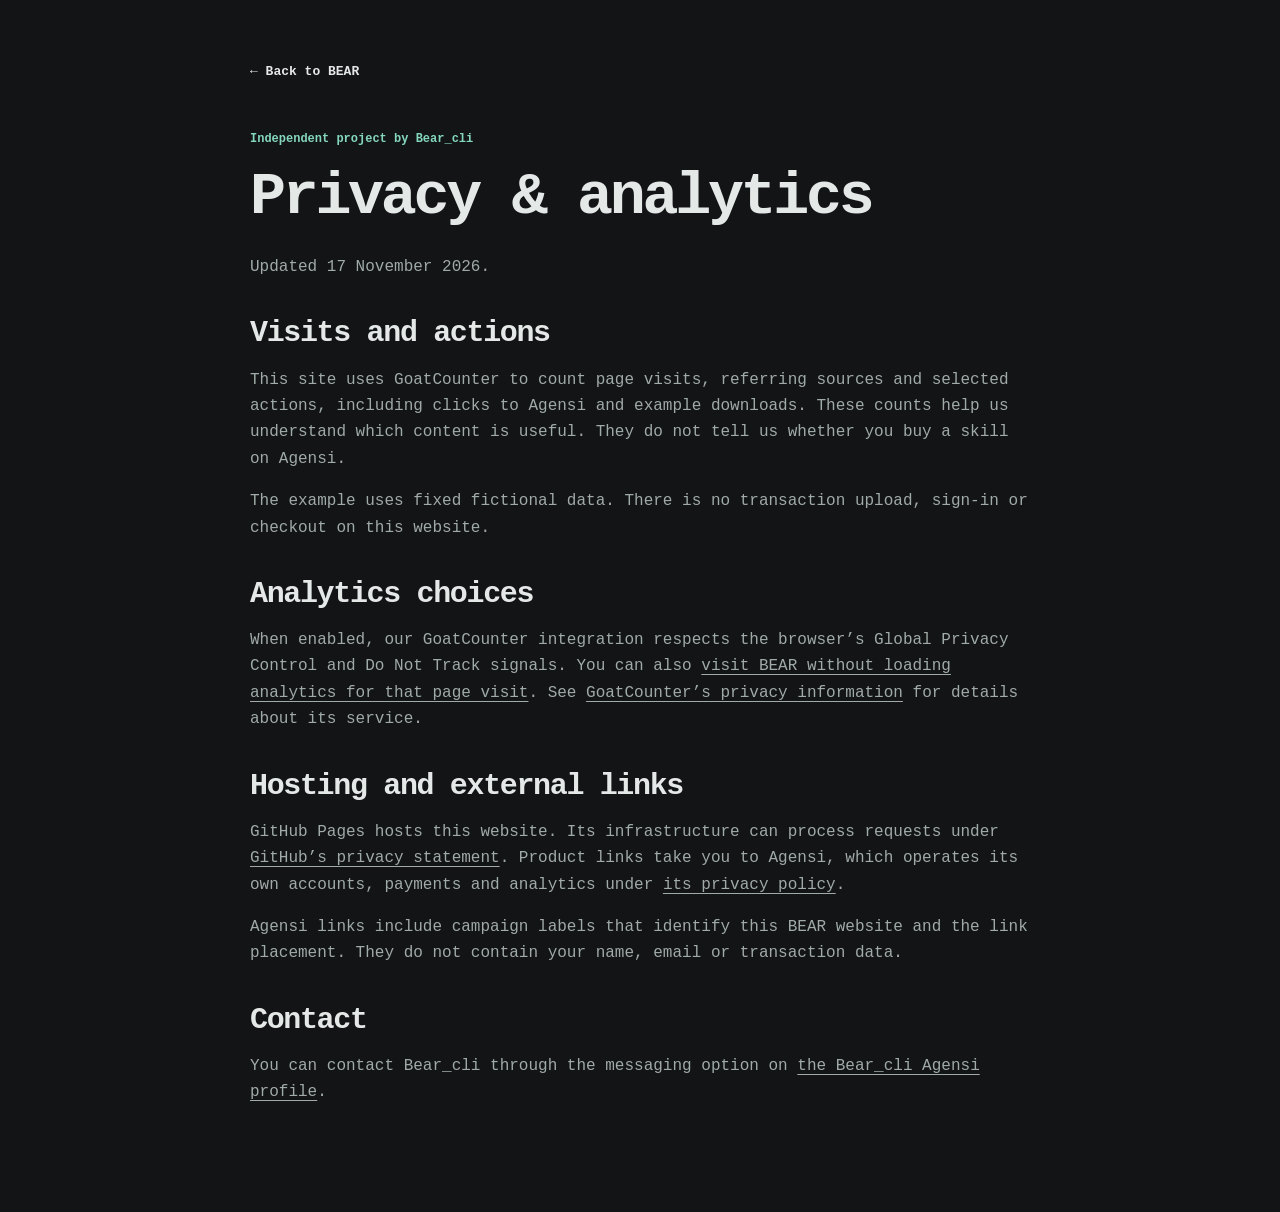
<file: bear/privacy.html>
<!doctype html>
<html lang="en"><head><meta charset="utf-8"><meta name="viewport" content="width=device-width,initial-scale=1">
<title>BEAR — moved to the homepage</title><meta name="theme-color" content="#121416">
<link rel="canonical" href="https://overjoyde.github.io/privacy.html">
<style>:root{color-scheme:dark}body{background:#121416;color:#E4E8E6;font:16px/1.8 monospace;padding:40px}a{color:#85D7BB}</style>
<script>const target=new URL('../privacy.html',location.href);target.search=location.search;target.hash=location.hash;location.replace(target.href);</script>
<meta http-equiv="refresh" content="0;url=../privacy.html">
</head><body><p>BEAR has moved. <a href="../privacy.html">Continue to the new address</a>.</p></body></html>
</file>
<file: styles.7106ad6f2fd3.css>
@layer reset, base, components, responsive;

@layer reset {
  *, *::before, *::after { box-sizing: border-box; }
  body, h1, h2, h3, h4, p, ul, dl, dd { margin: 0; }
  button, a { -webkit-tap-highlight-color: transparent; }
  button { font: inherit; cursor: pointer; }
  img, svg { display: block; max-width: 100%; }
  [hidden] { display: none !important; }
}

@layer base {
  :root {
    color-scheme: dark;
    --paper: #121416;
    --surface: #1C2023;
    --ink: #E4E8E6;
    --muted: #A0AAA6;
    --teal: #85D7BB;
    --line: #414A4E;
    --light: #293635;
    --mint: #85D7BB;
    --dark: #121416;
    --dark-muted: #A0AAA6;
    --secondary: #B7A7DE;
    --success: #91D59A;
    --warning: #E4B769;
    --error: #EE8F94;
    --context-track: #314138;
    --mono: 'SFMono-Regular', Consolas, 'Liberation Mono', monospace;
    --sans: var(--mono);
    --serif: var(--mono);
    --radius: 8px;
  }
  html { scroll-behavior: smooth; scroll-padding-top: 100px; }
  body { background: var(--paper); color: var(--ink); font: 16px/1.65 var(--sans); -webkit-font-smoothing: antialiased; }
  a { color: inherit; text-decoration: none; }
  button { color: inherit; }
  h1, h2, h3 { font-weight: 650; text-wrap: balance; }
  h1 { font-size: clamp(44px, 4.65vw, 68px); line-height: 1.08; letter-spacing: -.055em; }
  h2 { font-size: clamp(32px, 3.3vw, 46px); line-height: 1.14; letter-spacing: -.045em; }
  h3 { font-size: 24px; line-height: 1.25; letter-spacing: -.03em; }
  em { font-style: normal; color: var(--teal); }
  p { color: var(--muted); }
  code, pre, .mono { font-family: var(--mono); }
  button { border: 0; }
  :focus-visible { outline: 3px solid var(--teal); outline-offset: 4px; }
  ::selection { background: var(--mint); color: var(--ink); }
  section[id] { scroll-margin-top: 24px; }
}

@layer components {
  .container { width: min(1200px, calc(100% - 80px)); margin-inline: auto; }
  .section { padding-block: 96px; }
  .eyebrow, .micro-label { font-size: 12px; font-weight: 600; line-height: 1.6; color: var(--teal); }
  .eyebrow { display: flex; align-items: center; gap: 9px; }
  .status-dot { display: inline-block; width: 7px; height: 7px; border-radius: 50%; background: var(--teal); flex-shrink: 0; }
  .sr-only { position: absolute; width: 1px; height: 1px; padding: 0; margin: -1px; overflow: hidden; clip: rect(0,0,0,0); white-space: nowrap; border: 0; }
  .skip-link { position: fixed; top: -100px; left: 16px; padding: 12px 20px; background: var(--teal); color: var(--paper); z-index: 100; }
  .skip-link:focus { top: 12px; }
  .site-header { position: sticky; top: 0; z-index: 20; background: var(--paper); border-bottom: 1px solid var(--line); }
  .nav-row { min-height: 84px; display: flex; align-items: center; justify-content: space-between; gap: 24px; }
  .brand { display: flex; align-items: center; gap: 11px; font-size: 26px; font-weight: 750; line-height: 1.15; letter-spacing: -.05em; }
  .brand-sub { display: block; font-size: 10px; font-weight: 500; letter-spacing: 0; margin-top: 5px; }
  .site-header nav { display: flex; align-items: center; gap: 26px; }
  .site-header nav > a { font-size: 13px; font-weight: 500; padding-block: 12px; }
  .site-header nav > a:hover { color: var(--teal); }
  .menu-toggle { display: none; }
  .button { display: inline-flex; justify-content: center; align-items: center; min-height: 48px; gap: 18px; padding: 12px 20px; border: 1px solid var(--line); border-radius: 4px; font-size: 13px; font-weight: 650; line-height: 1.5; transition: background .15s, border-color .15s; }
  .primary, .nav-cta { background: var(--teal); color: var(--paper); border-color: var(--teal); }
  .primary:hover, .nav-cta:hover { background: color-mix(in srgb, var(--teal) 85%, var(--ink)); color: var(--paper) !important; }
  .site-header nav > .nav-cta { padding: 10px 16px; min-height: 44px; font-size: 12px; }
  .outline { background: var(--surface); }
  .outline:hover { background: var(--light); }
  .text-link { display: inline-flex; align-items: center; min-height: 44px; gap: 14px; font-size: 13px; font-weight: 600; text-underline-offset: 5px; }
  .text-link:hover { text-decoration: underline; }

  .hero { display: grid; grid-template-columns: 1.04fr 1fr; align-items: center; gap: 64px; padding-block: 72px 64px; }
  .hero > * { min-width: 0; }
  .hero-copy .eyebrow { margin-bottom: 23px; }
  .hero h1 { max-width: 620px; }
  .hero-description { font-size: 18px; line-height: 1.75; max-width: 490px; margin-top: 26px; }
  .hero-actions { display: flex; flex-wrap: wrap; align-items: center; gap: 14px 24px; margin-top: 30px; }
  .hero-byline { max-width: 450px; margin-top: 23px; font-size: 13px; line-height: 1.8; }
  .hero-domains { display: flex; flex-wrap: wrap; gap: 8px; margin-top: 26px; }
  .hero-domains span { border: 1px solid var(--line); border-radius: 5px; padding: 5px 9px; font-size: 11px; color: var(--muted); background: var(--surface); }
  .hero-visual { background: var(--dark); color: var(--ink); padding: 26px; border-radius: var(--radius); border: 1px solid var(--line); box-shadow: none; }
  .visual-topline { display: flex; align-items: center; justify-content: space-between; gap: 8px; border-bottom: 1px solid var(--line); padding-bottom: 18px; margin-bottom: 22px; }
  .visual-topline .mono { font-family: var(--sans); font-size: 13px; font-weight: 600; }
  .visual-index { color: var(--dark-muted); font: 10px var(--mono); }
  .note-slip, .contract-slip, .files-slip { display: flex; align-items: flex-start; gap: 14px; border-radius: 8px; padding: 17px; }
  .note-slip { background: var(--surface); border: 1px solid var(--line); }
  .stage-no { display: inline-grid; place-items: center; width: 25px; height: 25px; flex-shrink: 0; border: 1px solid var(--line); border-radius: 6px; font: 10px var(--mono); color: var(--mint); }
  .hero-visual .micro-label { display: block; color: var(--dark-muted); font-size: 10px; font-weight: 400; margin-bottom: 3px; }
  .hero-visual strong { font-size: 13px; font-weight: 600; }
  .note-slip p { font-size: 12px; line-height: 1.8; color: var(--dark-muted); margin-top: 7px; }
  .note-mark { margin-left: auto; color: var(--mint); font-size: 24px; }
  .vertical-connector { height: 16px; border-left: 1px dashed var(--line); margin-left: 30px; }
  .contract-slip { background: var(--mint); color: var(--paper); }
  .contract-slip .stage-no { color: var(--paper); border-color: var(--paper); }
  .contract-slip .micro-label { color: var(--paper); }
  .contract-slip code { display: block; font-size: 12px; line-height: 1.85; margin-top: 8px; }
  .contract-mark { margin-left: auto; font: 32px var(--mono); color: var(--paper); align-self: center; }
  .flow-stage { margin-top: 22px; }
  .flow-label { display: flex; align-items: center; gap: 14px; }
  .flow-label > .micro-label { margin-left: auto; margin-bottom: 0; }
  .flow-svg { width: 100%; margin-block: 12px 18px; }
  .files-slip { align-items: center; border: 1px solid var(--line); }
  .files-slip > div { display: flex; align-items: center; flex-wrap: wrap; gap: 8px 16px; flex: 1; }
  .file-types { display: flex; gap: 5px; }
  .file-types span { padding: 2px 5px; border: 1px solid var(--line); border-radius: 3px; font: 10px var(--mono); color: var(--mint); }
  .file-stack { font-size: 22px; color: var(--mint); }
  .visual-bottomline { display: flex; align-items: center; justify-content: center; gap: 7px; color: var(--dark-muted); font-size: 10px; margin-top: 19px; }
  .tiny-dot { width: 5px; height: 5px; background: var(--mint); border-radius: 50%; }
  .principles { display: flex; flex-wrap: wrap; align-items: center; justify-content: space-between; gap: 16px; padding-block: 24px; border-block: 1px solid var(--line); }
  .principles > span:first-child { font-size: 12px; color: var(--muted); }
  .principles p { color: var(--ink); font-size: 14px; font-weight: 550; }
  .principles > span:not(:first-child) { color: var(--teal); font-size: 13px; }

  .section-heading { display: flex; justify-content: space-between; align-items: flex-end; gap: 48px; margin-bottom: 38px; }
  .section-heading .eyebrow { margin-bottom: 14px; }
  .section-heading > p { max-width: 390px; font-size: 15px; line-height: 1.8; }
  .products-grid { display: grid; grid-template-columns: repeat(2, minmax(0, 1fr)); gap: 20px; }
  .product-card { display: flex; flex-direction: column; min-width: 0; padding: 28px; background: var(--surface); border: 1px solid var(--line); border-radius: var(--radius); }
  .product-card.featured { border-color: var(--teal); background: var(--light); }
  .product-top { display: flex; align-items: center; justify-content: space-between; gap: 8px; margin-bottom: 25px; }
  .product-icon { display: grid; place-items: center; width: 42px; height: 42px; border-radius: 10px; background: var(--light); color: var(--teal); border: 1px solid var(--line); }
  .product-icon svg { width: 22px; height: 22px; }
  .featured .product-icon { background: var(--context-track); border-color: var(--line); }
  .product-label { display: flex; align-items: center; gap: 6px; font-size: 11px; color: var(--teal); }
  .product-label::before { content: ''; width: 5px; height: 5px; border-radius: 50%; background: var(--teal); }
  .product-purpose { color: var(--teal); font-size: 12px; font-weight: 600; margin-bottom: 10px; }
  .product-card h3 { font-size: 25px; line-height: 1.22; }
  .product-intro { font-size: 14px; line-height: 1.8; margin-top: 16px; }
  .product-card ul { list-style: none; padding: 0; margin-block: 24px; }
  .product-card li { position: relative; padding-left: 21px; margin-bottom: 12px; font-size: 13px; line-height: 1.75; }
  .product-card li:last-child { margin-bottom: 0; }
  .product-card li::before { content: '✓'; position: absolute; left: 0; color: var(--teal); }
  .product-formats { display: flex; flex-wrap: wrap; gap: 6px; margin-bottom: 20px; }
  .product-formats span { padding: 3px 7px; border: 1px solid var(--line); border-radius: 4px; font-size: 11px; color: var(--muted); }
  .product-limit { font-size: 12px; line-height: 1.8; margin-bottom: 26px; }
  .product-bottom { display: flex; flex-direction: column; gap: 20px; margin-top: auto; border-top: 1px solid var(--line); padding-top: 24px; }
  .price { font-size: 34px; font-weight: 650; line-height: 1.2; letter-spacing: -.04em; }
  .price-label { display: block; font-size: 12px; color: var(--muted); margin-top: 3px; }
  .product-bottom .button { width: 100%; justify-content: space-between; background: var(--surface); }
  .product-bottom .button:hover { background: var(--light); }
  .featured .product-bottom .button { background: var(--teal); color: var(--paper); border-color: var(--teal); }
  .featured .product-bottom .button:hover { background: color-mix(in srgb, var(--teal) 85%, var(--ink)); }
  .evidence-note { display: flex; align-items: flex-start; gap: 12px; padding: 20px 22px; margin-top: 24px; background: var(--light); border-radius: 8px; }
  .evidence-icon { display: grid; place-items: center; width: 19px; height: 19px; flex-shrink: 0; border: 1px solid var(--teal); border-radius: 50%; font-size: 12px; margin-top: 2px; }
  .evidence-note p { font-size: 12px; line-height: 1.8; }
  .evidence-note strong { color: var(--ink); font-weight: 650; }
  .verified-date { margin-top: 12px; font-size: 11px; }

  .example-section { padding-block: 88px; background: var(--dark); border-block: 1px solid var(--line); }
  .example-workbench { background: var(--surface); border: 1px solid var(--line); border-radius: var(--radius); overflow: hidden; box-shadow: none; }
  .workbench-header { display: flex; justify-content: space-between; align-items: center; gap: 20px; padding: 20px 28px; background: var(--paper); color: var(--ink); }
  .workbench-header > div { display: flex; align-items: center; gap: 12px; }
  .workbench-header .status-dot { background: var(--mint); }
  .workbench-header strong { font-size: 14px; font-weight: 600; }
  .workbench-id { color: var(--dark-muted); font-size: 11px; border-left: 1px solid var(--line); padding-left: 18px; margin-left: 6px; }
  .synthetic-label { color: var(--mint); font-size: 12px; }
  .tablist { display: flex; gap: 20px; padding-inline: 28px; border-bottom: 1px solid var(--line); background: var(--paper); }
  .tablist button { display: flex; align-items: center; gap: 9px; min-height: 60px; padding: 14px 12px; margin-bottom: -1px; background: transparent; border-bottom: 3px solid transparent; color: var(--muted); font-size: 14px; }
  .tablist button span { font: 11px var(--mono); }
  .tablist button[aria-selected=true] { border-color: var(--teal); color: var(--teal); font-weight: 650; }
  .tablist button:hover { background: var(--dark); }
  .tab-panel { padding: 36px; min-height: 405px; }
  .rule-details { display: grid; grid-template-columns: 1fr 1fr; gap: 70px; }
  .rule-details h3 { margin-top: 12px; font-size: 29px; line-height: 1.2; }
  .rule-details p { max-width: 390px; margin-block: 16px 23px; font-size: 14px; }
  .rule-details .button { font-size: 12px; }
  .copy-status { display: block; min-height: 24px; font-size: 12px; color: var(--teal); margin-top: 8px; }
  .rule-spec { display: flex; flex-direction: column; justify-content: center; }
  .rule-spec > div { display: flex; align-items: center; justify-content: space-between; gap: 20px; padding-block: 15px; border-bottom: 1px solid var(--line); }
  .rule-spec dt { color: var(--muted); font-size: 13px; }
  .rule-spec dd { font: 12px/1.6 var(--mono); text-align: right; }
  .boundary-note { display: flex; gap: 12px; padding-top: 18px; margin-top: 20px; border-top: 1px solid var(--line); font-size: 12px; color: var(--muted); }
  .example-disclaimer { display: flex; align-items: flex-start; gap: 10px; padding: 16px 28px; border-top: 1px solid var(--line); font-size: 12px; color: var(--muted); }
  .example-footnote { font-size: 12px; max-width: 850px; margin: 18px auto 0; text-align: center; }
  .panel-intro { display: flex; align-items: center; justify-content: space-between; gap: 40px; margin-bottom: 26px; }
  .panel-intro h3 { font-size: 26px; margin-top: 8px; }
  .panel-intro p { font-size: 13px; max-width: 350px; }
  .case-picker { display: grid; grid-template-columns: repeat(4, minmax(0, 1fr)); gap: 10px; }
  .case-button { padding: 16px; text-align: left; background: var(--light); border: 1px solid var(--line); border-radius: 7px; }
  .case-button span { display: block; margin-bottom: 5px; font: 11px var(--mono); }
  .case-button strong { font-size: 13px; font-weight: 550; }
  .case-button[aria-pressed=true] { color: var(--paper); background: var(--teal); border-color: var(--teal); }
  .case-button:hover { border-color: var(--teal); }
  .case-detail { margin-top: 22px; padding: 22px; background: var(--paper); border: 1px solid var(--line); border-radius: 9px; overflow-x: auto; }
  .case-detail-header { display: flex; justify-content: space-between; align-items: center; gap: 16px; margin-bottom: 18px; }
  .case-detail-header h4 { font-size: 14px; font-weight: 600; }
  .outcome { flex-shrink: 0; border: 1px solid var(--success); border-radius: 5px; padding: 5px 9px; background: var(--surface); color: var(--success); font-size: 11px; }
  .outcome.no-hit { color: var(--warning); background: var(--surface); border-color: var(--warning); }
  .transaction-table { width: 100%; border-collapse: collapse; font: 12px/1.6 var(--mono); }
  .transaction-table th { text-align: left; font: 12px var(--sans); color: var(--muted); }
  .transaction-table td, .transaction-table th { padding: 11px 8px; border-bottom: 1px solid var(--line); white-space: nowrap; }
  .transaction-table th:last-child, .transaction-table td:last-child { text-align: right; }
  .case-detail .excluded { color: var(--error); }
  .case-detail p { font-size: 13px; margin-top: 18px; }
  .file-browser { display: grid; grid-template-columns: 245px minmax(0,1fr); border: 1px solid var(--line); border-radius: 8px; overflow: hidden; }
  .file-list { display: flex; flex-direction: column; gap: 5px; padding: 12px; background: var(--light); border-right: 1px solid var(--line); }
  .file-button { min-height: 44px; padding: 10px; border-radius: 5px; font: 11px var(--mono); background: transparent; text-align: left; overflow-wrap: anywhere; }
  .file-button::before { content: '▤'; margin-right: 9px; color: var(--teal); }
  .file-button[aria-pressed=true] { background: var(--teal); color: var(--paper); }
  .file-button[aria-pressed=true]::before { color: var(--paper); }
  .file-button:hover { outline: 1px solid var(--teal); outline-offset: -1px; }
  .file-preview { min-width: 0; background: var(--surface); }
  .file-preview > div { display: flex; flex-wrap: wrap; justify-content: space-between; align-items: center; gap: 8px 15px; padding: 10px 18px; border-bottom: 1px solid var(--line); }
  .file-preview > div > span:first-child { font-size: 11px; overflow-wrap: anywhere; }
  .download-example { display: inline-flex; align-items: center; min-height: 38px; font-size: 12px; text-decoration: underline; text-underline-offset: 4px; }
  .file-preview pre { margin: 0; padding: 20px; min-height: 290px; max-height: 330px; overflow: auto; font-size: 12px; line-height: 1.85; tab-size: 2; }

  .steps { display: grid; grid-template-columns: repeat(3,minmax(0,1fr)); gap: 40px; margin-top: 48px; }
  .steps article { border-top: 1px solid var(--line); padding-top: 24px; }
  .step-number { display: grid; place-items: center; width: 34px; height: 34px; background: var(--light); border-radius: 8px; color: var(--teal); font: 12px var(--mono); }
  .steps h3 { font-size: 23px; margin-block: 24px 15px; }
  .steps p { font-size: 14px; line-height: 1.9; }
  .steps .text-link { margin-top: 17px; }
  .roadmap-section { display: grid; grid-template-columns: 1fr 1.5fr; gap: 64px; padding: 40px; background: var(--light); border: 1px solid var(--line); border-radius: var(--radius); }
  .roadmap-heading .eyebrow { margin-bottom: 14px; }
  .roadmap-heading h2 { font-size: 34px; }
  .roadmap-heading p:last-child { font-size: 13px; margin-top: 18px; }
  .roadmap-list article { display: flex; align-items: center; justify-content: space-between; gap: 24px; padding-block: 22px; border-bottom: 1px solid var(--line); }
  .roadmap-list article:first-child { padding-top: 0; }
  .roadmap-list article:last-child { padding-bottom: 0; border: 0; }
  .roadmap-list h3 { font-size: 17px; }
  .roadmap-list p { font-size: 13px; margin-top: 8px; }
  .candidate-label { flex-shrink: 0; padding: 4px 8px; border: 1px solid var(--line); border-radius: 4px; color: var(--muted); font-size: 11px; }
  .about-section { display: grid; grid-template-columns: 130px 1fr; align-items: center; max-width: 850px; gap: 48px; padding-block: 96px; }
  .about-mark { display: grid; place-items: center; height: 130px; position: relative; background: var(--surface); color: var(--mint); border-radius: 8px; font-size: 72px; font-weight: 700; letter-spacing: -.06em; }
  .about-mark span { position: absolute; top: 10px; right: 13px; font-size: 23px; }
  .about-section .eyebrow { margin-bottom: 12px; }
  .about-section h2 { font-size: 34px; }
  .about-section p:not(.eyebrow) { margin-top: 18px; font-size: 15px; line-height: 1.85; }
  .about-links { display: flex; gap: 28px; margin-top: 20px; }
  footer { display: flex; align-items: center; justify-content: space-between; gap: 28px; border-top: 1px solid var(--line); padding-block: 32px 40px; }
  footer > div { display: flex; align-items: center; gap: 22px; }
  .footer-brand { font-size: 25px; font-weight: 750; letter-spacing: -.04em; }
  .footer-brand span { margin-left: 6px; color: var(--teal); font-size: 17px; }
  footer p { font-size: 12px; line-height: 1.9; }
  .privacy-link { display: inline-block; text-decoration: underline; text-underline-offset: 4px; margin-top: 4px; padding-block: 4px; }
  .privacy-page { max-width: 780px; padding-block: 50px 90px; }
  .privacy-page > .eyebrow { margin-top: 36px; }
  .privacy-page h1 { font-size: clamp(36px,6vw,60px); margin-bottom: 24px; }
  .privacy-page h2 { font-size: 30px; margin: 36px 0 16px; }
  .privacy-page p { margin-bottom: 16px; }
  .privacy-page p a { text-decoration: underline; text-underline-offset: 4px; }
}

@layer responsive {
  @media (max-width: 1100px) {
    .container { width: calc(100% - 56px); }
    .site-header nav { gap: 18px; }
    .site-header nav > .nav-cta { display: none; }
    .hero { gap: 32px; padding-block: 56px; }
    .hero h1 { font-size: 52px; }
    .hero-visual { padding: 20px; }
    .hero-description { font-size: 16px; }
    .product-card { padding: 23px; }
    .product-card h3 { font-size: 22px; }
    .product-label { font-size: 10px; }
    .rule-details { gap: 36px; }
    .section-heading { gap: 36px; }
  }
  @media (min-width: 761px) and (max-width: 900px) {
    .hero { grid-template-columns: 1fr; }
    .hero-copy { max-width: 650px; }
    .hero-visual { max-width: 600px; width: 100%; justify-self: center; }
    .products-grid { grid-template-columns: 1fr 1fr; }
    .product-card:first-child { grid-column: 1 / -1; }
    .product-card:first-child .product-bottom { flex-direction: row; align-items: center; }
    .product-card:first-child .button { width: auto; }
    .principles > span:first-child { display: none; }
  }
  @media (max-width: 760px) {
    html { scroll-padding-top: 88px; }
    .container { width: calc(100% - 40px); }
    .nav-row { min-height: 74px; }
    .brand { font-size: 23px; }
    .brand img { width: 33px; height: 33px; }
    .brand-sub { font-size: 9px; }
    .menu-toggle { display: flex; align-items: center; justify-content: center; min-width: 72px; min-height: 44px; gap: 12px; padding: 10px; border: 1px solid var(--line); border-radius: 6px; background: var(--surface); font-size: 12px; }
    .menu-lines { width: 16px; height: 10px; border-block: 1px solid; position: relative; }
    .menu-lines::after { content: ''; position: absolute; top: 4px; width: 16px; border-top: 1px solid; }
    .site-header nav { display: none; position: absolute; top: 73px; left: 0; right: 0; flex-direction: column; align-items: stretch; gap: 2px; padding: 14px 20px 22px; background: var(--paper); border-bottom: 1px solid var(--line); box-shadow: none; }
    .site-header nav.open { display: flex; }
    .site-header nav > a { min-height: 44px; padding: 10px; font-size: 14px; }
    .site-header nav > .nav-cta { display: flex; margin-top: 8px; }
    .hero { grid-template-columns: 1fr; padding-block: 42px 38px; gap: 36px; }
    .hero h1 { font-size: clamp(40px,9.6vw,62px); max-width: 600px; }
    .hero-copy .eyebrow { margin-bottom: 20px; font-size: 11px; }
    .hero-description { font-size: 16px; margin-top: 22px; }
    .hero-actions { gap: 8px 20px; margin-top: 24px; }
    .hero-actions .button { font-size: 12px; padding-inline: 15px; gap: 12px; }
    .hero-actions .text-link { font-size: 12px; }
    .hero-byline { font-size: 12px; margin-top: 16px; }
    .hero-domains { margin-top: 21px; }
    .hero-domains span { font-size: 10px; }
    .hero-visual { justify-self: center; width: 100%; max-width: 550px; padding: 20px; }
    .visual-index { font-size: 9px; }
    .note-slip, .contract-slip, .files-slip { padding: 15px; gap: 11px; }
    .flow-label > .micro-label { display: none; }
    .contract-slip code { font-size: 11px; }
    .principles { justify-content: center; gap: 8px 10px; padding-block: 20px; }
    .principles > span:first-child { flex-basis: 100%; text-align: center; margin-bottom: 6px; font-size: 11px; }
    .principles p { font-size: 11px; }
    .principles > span:not(:first-child) { font-size: 10px; }
    .section { padding-block: 64px; }
    .section-heading { display: block; margin-bottom: 28px; }
    .section-heading > p { max-width: 550px; font-size: 14px; margin-top: 20px; }
    .section-heading .eyebrow { margin-bottom: 12px; }
    h2 { font-size: 35px; }
    .products-grid { grid-template-columns: 1fr; gap: 18px; }
    .product-card { padding: 26px; }
    .product-card h3 { font-size: 27px; }
    .product-label { font-size: 11px; }
    .product-bottom { flex-direction: row; align-items: center; gap: 20px; }
    .product-bottom .button { width: auto; min-width: 0; font-size: 12px; gap: 10px; padding: 12px; }
    .price { font-size: 30px; }
    .price-label { font-size: 11px; }
    .evidence-note { padding: 18px; }
    .verified-date { font-size: 11px; }
    .example-section { padding-block: 60px; }
    .workbench-header { padding: 18px; gap: 10px; }
    .workbench-id { display: none; }
    .synthetic-label { font-size: 11px; }
    .tablist { padding-inline: 12px; gap: 4px; justify-content: space-between; }
    .tablist button { padding: 14px 8px; gap: 6px; font-size: 12px; min-height: 56px; }
    .tablist button span { font-size: 10px; }
    .tab-panel { padding: 24px 18px; min-height: 0; }
    .rule-details { grid-template-columns: 1fr; gap: 8px; }
    .rule-details h3 { font-size: 27px; }
    .rule-details p { max-width: none; }
    .rule-spec > div { padding-block: 13px; gap: 14px; }
    .rule-spec dt { font-size: 12px; }
    .rule-spec dd { font-size: 11px; }
    .boundary-note, .example-disclaimer, .example-footnote { font-size: 11px; }
    .example-disclaimer { padding: 16px 18px; }
    .example-footnote { text-align: left; }
    .panel-intro { display: block; margin-bottom: 22px; }
    .panel-intro h3 { font-size: 24px; }
    .panel-intro p { max-width: none; margin-top: 14px; }
    .case-picker { grid-template-columns: 1fr 1fr; }
    .case-button { padding: 13px; }
    .case-button strong { font-size: 12px; }
    .case-detail { padding: 14px; }
    .case-detail-header { align-items: flex-start; flex-direction: column; gap: 10px; }
    .case-detail-header h4 { font-size: 13px; }
    .transaction-table { font-size: 10px; }
    .transaction-table th { font-size: 10px; }
    .transaction-table th, .transaction-table td { padding: 9px 3px; }
    .case-detail p { font-size: 12px; }
    .file-browser { grid-template-columns: 1fr; }
    .file-list { display: grid; grid-template-columns: 1fr 1fr; border-right: 0; border-bottom: 1px solid var(--line); padding: 8px; gap: 4px; }
    .file-button { padding: 9px 7px; font-size: 10px; }
    .file-button::before { display: none; }
    .file-preview > div { padding: 10px 12px; }
    .file-preview pre { padding: 14px; font-size: 11px; min-height: 250px; }
    .download-example { font-size: 11px; }
    .steps { grid-template-columns: 1fr; gap: 32px; margin-top: 36px; }
    .steps article { padding-top: 20px; }
    .steps h3 { margin-top: 18px; font-size: 24px; }
    .roadmap-section { grid-template-columns: 1fr; padding: 26px; gap: 28px; }
    .roadmap-heading h2 { font-size: 31px; }
    .roadmap-list article { gap: 12px; align-items: flex-start; }
    .roadmap-list h3 { font-size: 16px; }
    .roadmap-list p { font-size: 12px; }
    .candidate-label { font-size: 10px; }
    .about-section { grid-template-columns: 1fr; padding-block: 64px; gap: 26px; }
    .about-mark { width: 86px; height: 86px; border-radius: 18px; font-size: 50px; }
    .about-mark span { font-size: 18px; right: 8px; top: 4px; }
    .about-section h2 { font-size: 31px; }
    .about-section p:not(.eyebrow) { font-size: 14px; }
    footer { flex-wrap: wrap; align-items: flex-start; gap: 26px; padding-block: 28px; }
    footer > div { flex-basis: 100%; }
    footer > p { max-width: 240px; }
    footer .text-link { font-size: 12px; }
  }
  @media (max-width: 365px) {
    .container { width: calc(100% - 32px); }
    .hero h1 { font-size: clamp(34px,10.8vw,40px); }
    .hero-visual { padding: 15px; }
    .visual-topline .mono { font-size: 12px; }
    .visual-index { display: none; }
    .note-slip, .contract-slip, .files-slip { padding: 12px; gap: 9px; }
    .hero-visual .micro-label { font-size: 9px; }
    .hero-visual strong { font-size: 12px; }
    .contract-mark { display: none; }
    .contract-slip code { font-size: 10px; }
    .file-stack { display: none; }
    .product-card { padding: 23px; }
    .product-bottom { flex-direction: column; align-items: stretch; }
    .product-bottom .button { width: 100%; }
    .tablist { padding-inline: 6px; }
    .tablist button { padding-inline: 6px; font-size: 11px; gap: 4px; }
    .rule-spec > div { align-items: flex-start; }
    .rule-spec dt { max-width: 145px; }
    .file-list { grid-template-columns: 1fr; }
    .roadmap-list article { flex-direction: column; }
    .principles > span:not(:first-child) { display: none; }
  }
  @media (prefers-reduced-motion: reduce) {
    html { scroll-behavior: auto; }
    *, *::before, *::after { animation: none !important; transition: none !important; }
  }
}

@layer components {
  /* Graphite Mint: accent identifies actions; success identifies live status. */
  .product-label, .product-label::before { color: var(--success); }
  .product-label::before { background: var(--success); }
  .contract-slip code { color: var(--paper); }
  .product-bottom .button:hover { border-color: var(--teal); }
  .featured .product-bottom .button:hover { color: var(--paper); }
  .hero-visual .status-dot, .workbench-header .status-dot { background: var(--success); }
  .case-button[aria-pressed=true]:hover { color: var(--paper); }
  a:hover { text-underline-offset: 5px; }
}
</file>
<file: portfolio/style.4ccdbb4879a1.css>
/* Graphite Mint — shared palette with the BEAR product site. */
:root {
  color-scheme: dark;
  --background: #121416;
  --card: #1C2023;
  --text: #E4E8E6;
  --muted: #A0AAA6;
  --accent: #85D7BB;
  --secondary: #B7A7DE;
  --success: #91D59A;
  --warning: #E4B769;
  --error: #EE8F94;
  --border: #414A4E;
  --selected: #293635;
  --primary: var(--accent);
  --platform: var(--secondary);
  --aux: var(--muted);
  --surface: var(--background);
  --mono: 'SFMono-Regular', Consolas, 'Liberation Mono', monospace;
}
* { box-sizing: border-box; }
body { margin: 0; background: var(--background); color: var(--text); font: 15px/1.8 var(--mono); -webkit-font-smoothing: antialiased; }
a { color: inherit; text-underline-offset: 5px; }
a:hover { color: var(--accent); }
:focus-visible { outline: 3px solid var(--accent); outline-offset: 5px; }
::selection { background: var(--accent); color: var(--background); }
h1, h2, h3, p { margin: 0; }
h1, h2, h3 { text-wrap: balance; }
.canvas { max-width: 1248px; margin: 0 auto; padding: 56px 24px 32px; display: flex; flex-direction: column; align-items: center; }
.node { min-width: 0; background: var(--card); border: 1px solid var(--border); border-radius: 8px; padding: 24px; display: flex; flex-direction: column; gap: 14px; }
.node h3 { font-size: 17px; line-height: 1.5; font-weight: 600; overflow-wrap: anywhere; }
.node h3 a { text-decoration: none; }
.node h3 a:hover { text-decoration: underline; }
.node p { font-size: 14px; line-height: 1.85; color: var(--muted); }
.node__kind { font: 12px/1.7 var(--mono); color: var(--accent) !important; }
.node__ports { display: flex; flex-wrap: wrap; align-items: center; gap: 8px; margin-top: auto; }
.node__ports code, .node__ports a { font: 12px/1.6 var(--mono); padding: 5px 9px; border: 1px solid var(--border); border-radius: 4px; background: var(--background); color: var(--muted); text-decoration: none; overflow-wrap: anywhere; }
.node__ports a { display: inline-flex; align-items: center; min-height: 44px; padding: 10px 14px; color: var(--text); transition: border-color .15s, background .15s; }
.node__ports a:hover { border-color: var(--accent); color: var(--accent); background: var(--selected); }
.node--root { width: 100%; max-width: 800px; padding: 40px; align-items: flex-start; background: var(--background); }
.node--root h1 { font-size: clamp(36px,6vw,56px); line-height: 1.15; letter-spacing: -.05em; }
.node--root > p:not(.node__kind) { max-width: 650px; font-size: 16px; line-height: 1.9; }
.node--root .node__ports { margin-top: 10px; }
.node--root small { display: block; font-size: 12px; line-height: 1.8; max-width: 620px; }
.node--root .node__ports a[href^='/bear/'] { background: var(--accent); color: var(--background); border-color: var(--accent); }
.node--root .node__ports a[href^='/bear/']:hover { background: color-mix(in srgb,var(--accent) 85%,var(--text)); }
.featured-skill { width: 100%; max-width: 800px; background: var(--selected); border-color: var(--accent); padding: 32px 40px; gap: 18px; }
.featured-skill h2 { font-size: clamp(24px,3vw,30px); line-height: 1.4; letter-spacing: -.035em; }
.featured-skill .node__ports { margin-top: 6px; }
.featured-skill .node__ports a { background: var(--accent); border-color: var(--accent); color: var(--background); font-weight: 600; }
.featured-skill .node__ports a:hover { background: color-mix(in srgb,var(--accent) 85%,var(--text)); }
.edge { position: relative; height: 48px; margin-bottom: 16px; width: 1px; background: var(--border); }
.edge::after { content: ''; position: absolute; bottom: -2px; left: -5px; border: 6px solid transparent; border-top: 8px solid var(--accent); border-bottom: 0; }
.edge span { position: absolute; top: 16px; left: 12px; white-space: nowrap; font: 12px/1.6 var(--mono); color: var(--muted); background: var(--background); padding: 0 6px; }
.groups { width: 100%; display: grid; grid-template-columns: repeat(3,minmax(0,1fr)); gap: 20px; align-items: start; }
.boundary { min-width: 0; width: 100%; border: 1px solid var(--border); border-radius: 8px; background: var(--background); padding: 20px; }
.boundary__label { font: 600 13px/1.7 var(--mono); color: var(--text); margin: 0 0 20px; }
.nodes, .flow { list-style: none; margin: 0; padding: 0; display: grid; gap: 16px; }
.groups .node { padding: 20px; }
.groups .node--primary h3 { color: var(--primary); }
.groups .node--platform h3 { color: var(--platform); }
.groups .node--aux h3 { color: var(--text); }
.flow { grid-template-columns: repeat(auto-fill,minmax(min(280px,100%),1fr)); }
.legend { width: 100%; margin-top: 48px; padding-top: 24px; border-top: 1px solid var(--border); display: flex; flex-wrap: wrap; gap: 14px 24px; align-items: center; font: 12px/1.8 var(--mono); color: var(--muted); }
.key::before { content: ''; display: inline-block; width: 10px; height: 10px; margin-right: 8px; vertical-align: -1px; border: 1px solid; border-radius: 2px; background: var(--card); }
.key--primary::before { border-color: var(--primary); }
.key--platform::before { border-color: var(--platform); }
.key--aux::before { border-color: var(--aux); }
.legend__meta { flex-basis: 100%; }
@media(max-width:1000px) {
  .groups { grid-template-columns: 1fr; max-width: 800px; gap: 28px; }
  .nodes { grid-template-columns: repeat(2,minmax(0,1fr)); }
  .canvas > .boundary { max-width: 800px; }
  .legend { max-width: 800px; }
}
@media(max-width:640px) {
  .canvas { padding: 28px 16px; }
  .node--root, .featured-skill { padding: 24px; }
  .node--root > p:not(.node__kind) { font-size: 14px; }
  .node__ports a { padding-inline: 12px; }
  .boundary { padding: 16px; }
  .nodes { grid-template-columns: 1fr; }
  .groups .node { padding: 20px; }
}
@media(prefers-reduced-motion:reduce) { *, *::before, *::after { transition: none !important; } }
</file>
